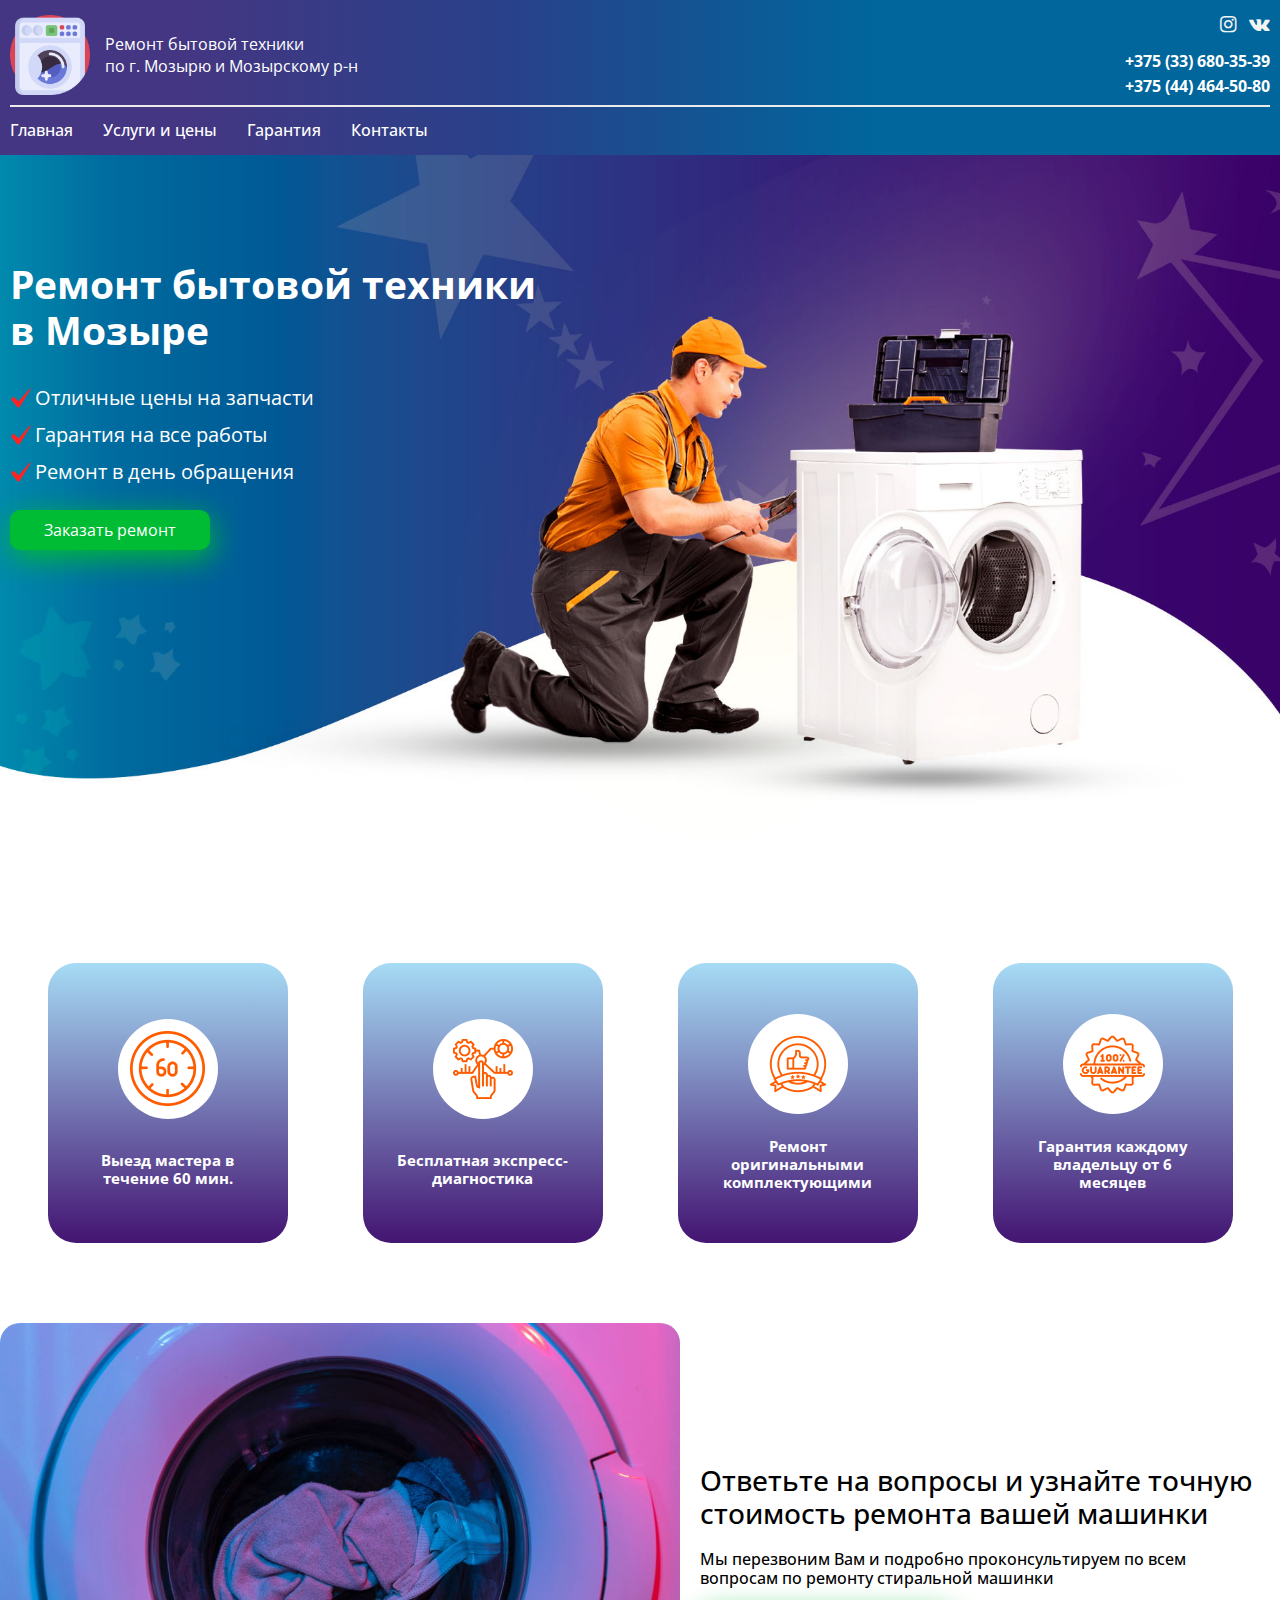
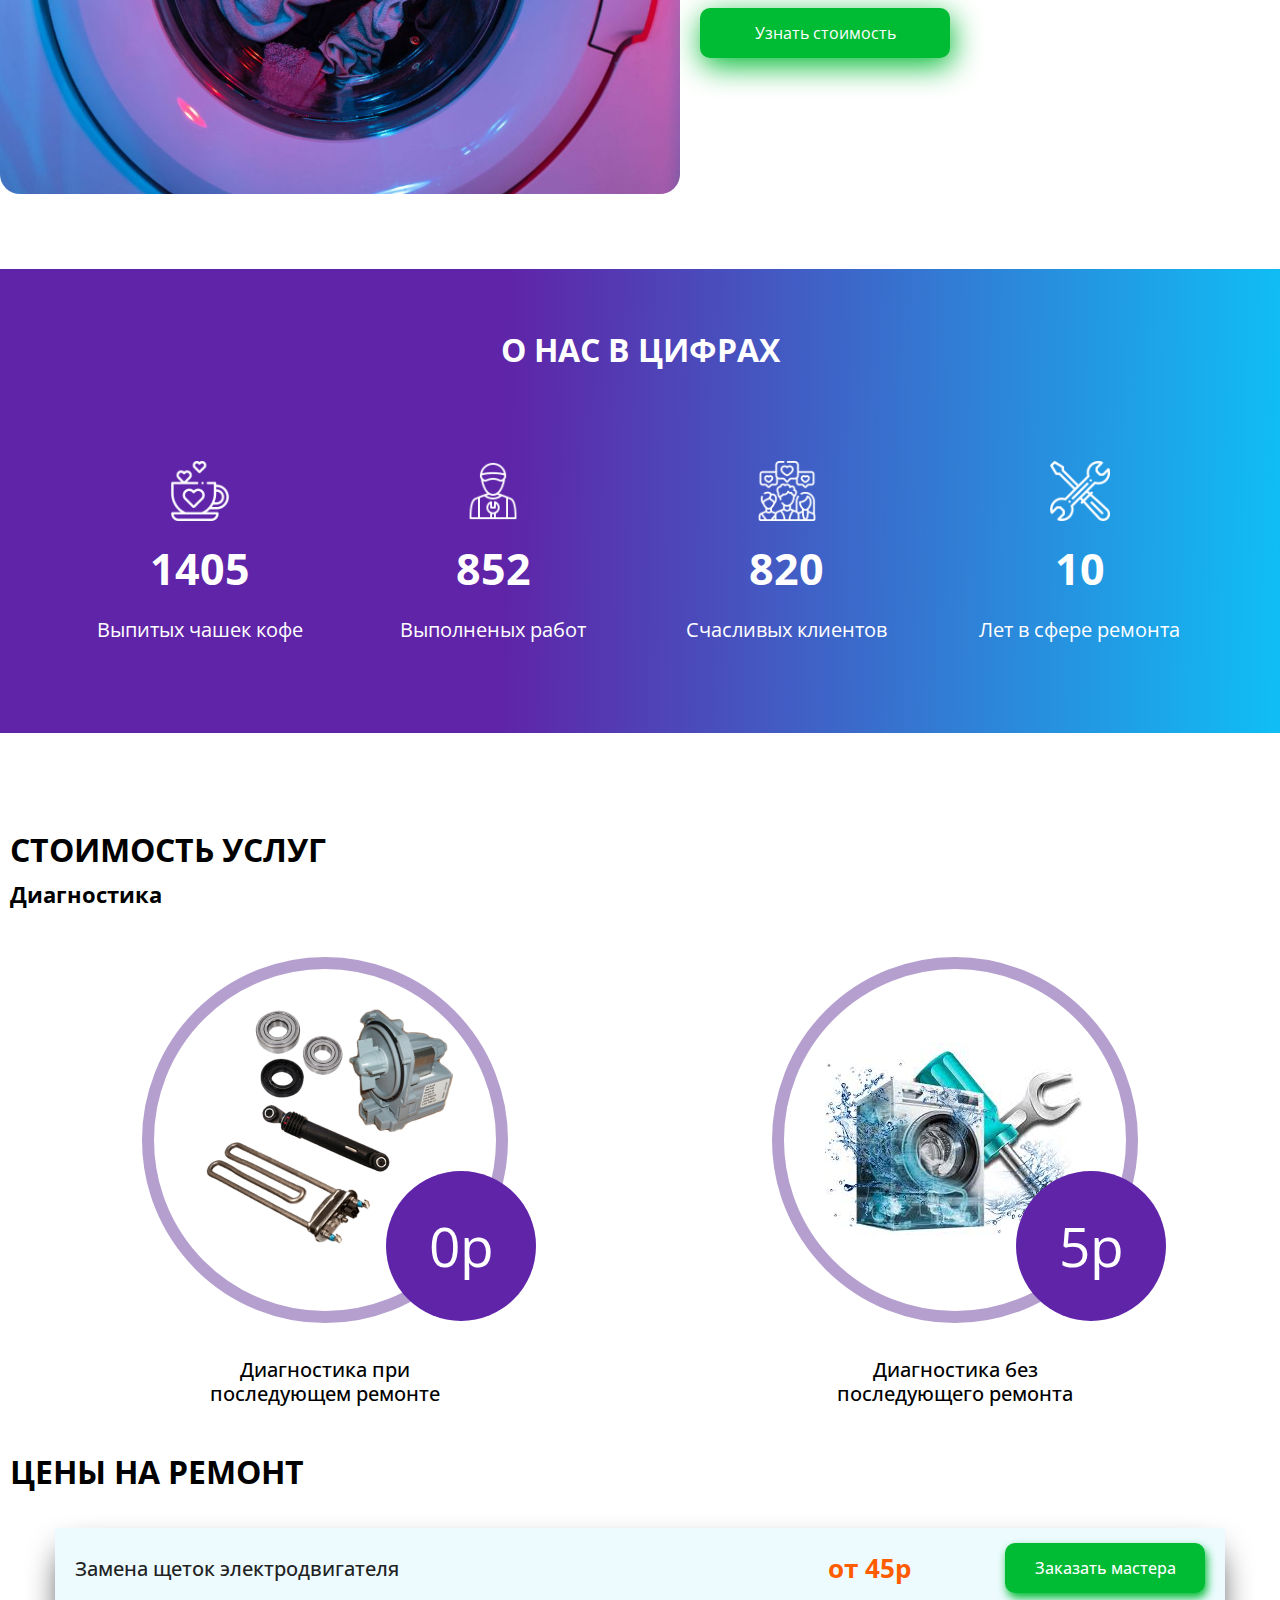
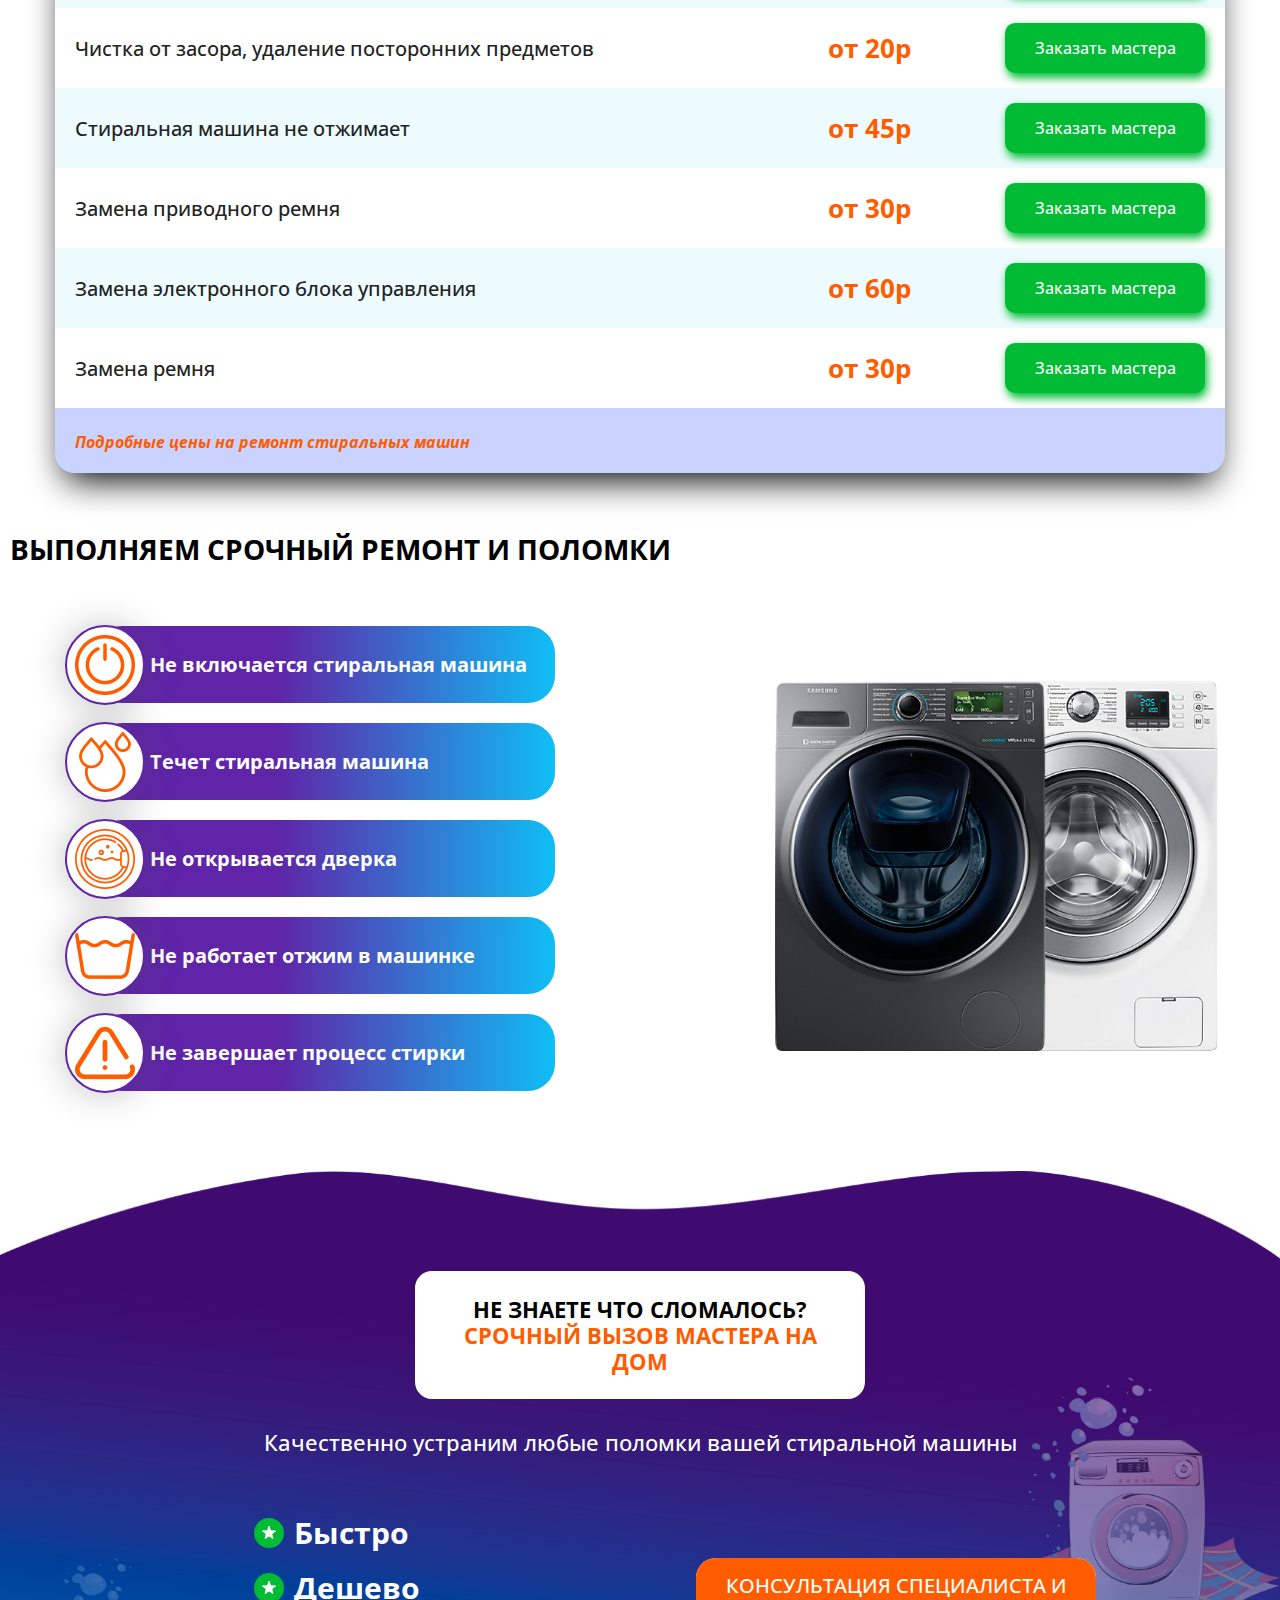
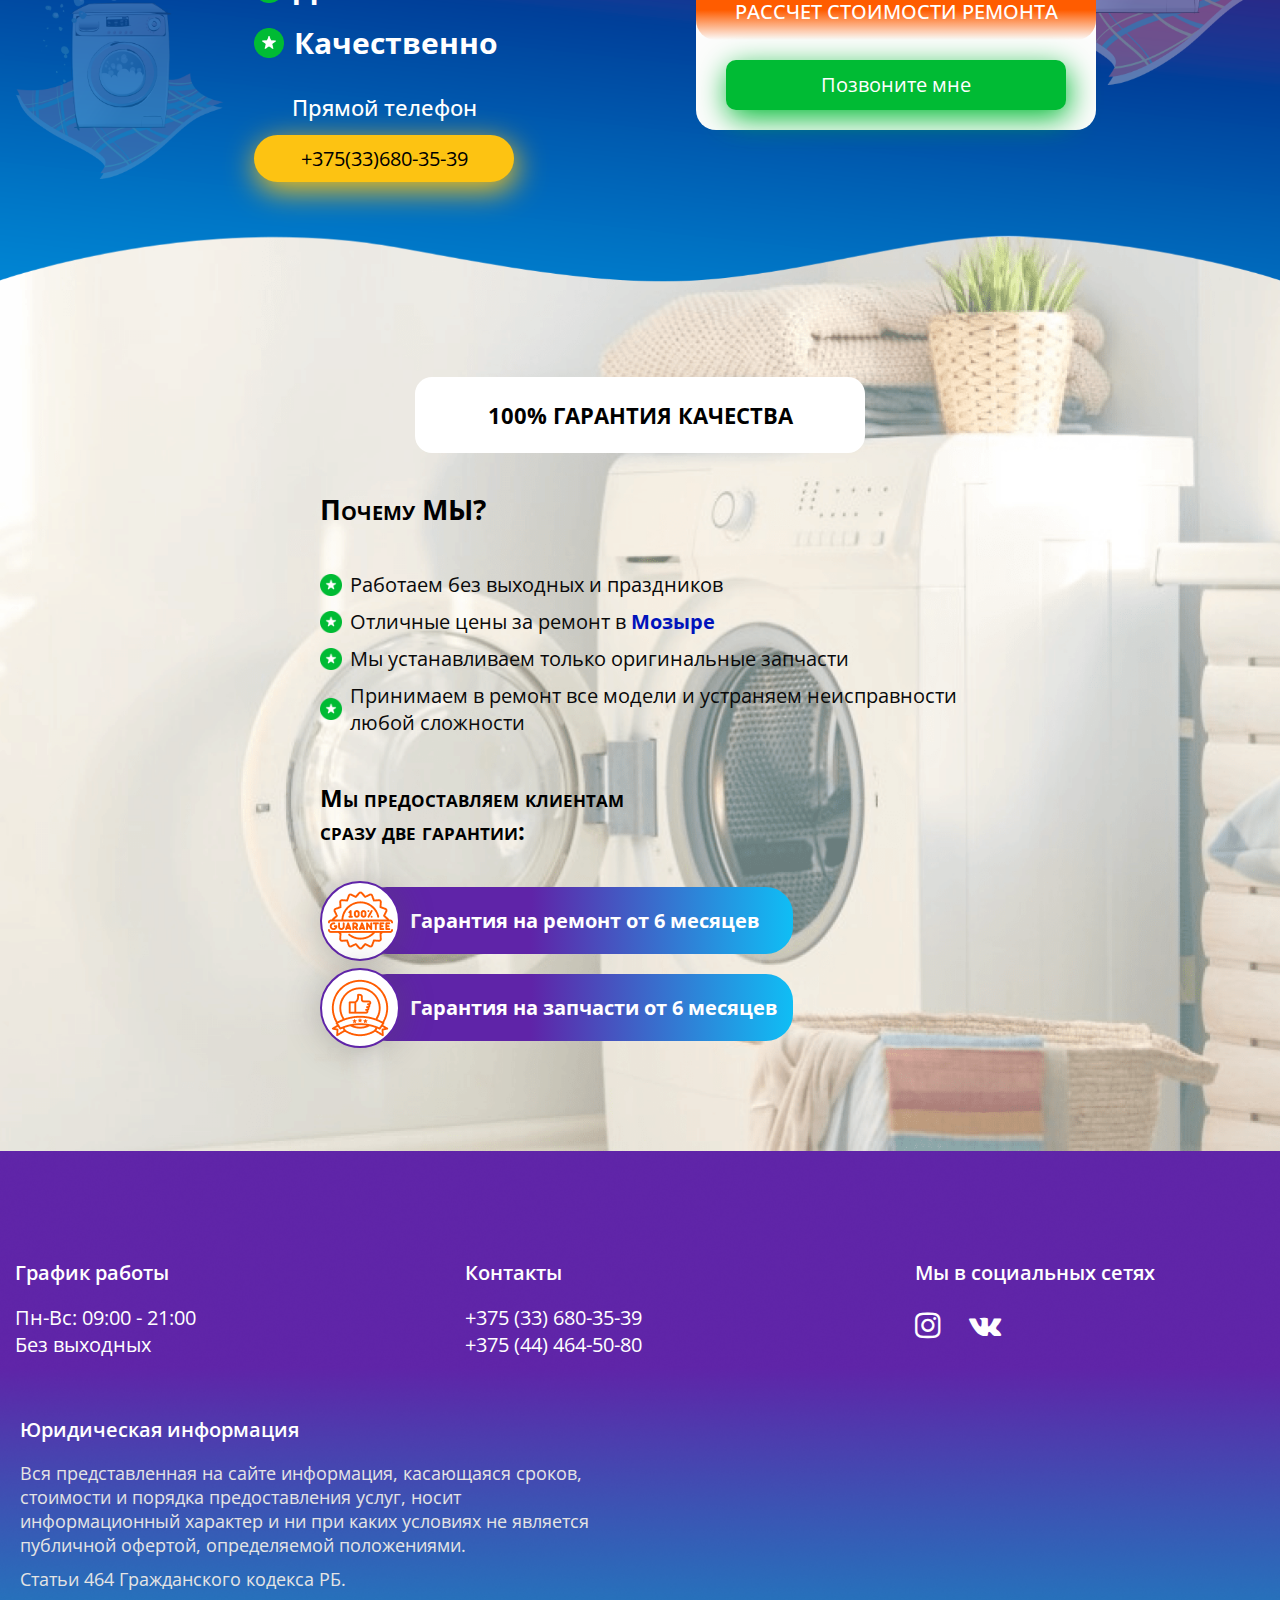
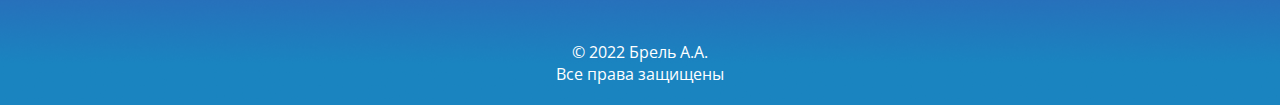
<file: index.html>
<!DOCTYPE html>
<html lang="en">

<head>
    <meta charset="UTF-8">
    <meta http-equiv="X-UA-Compatible" content="IE=edge">
    <meta name="viewport" content="width=device-width, initial-scale=1.0">
    <title>Главная</title>
    <link rel="shortcut icon" href="img/icons/logo.png" type="image/png">
    <link rel="stylesheet" href="style/normalize.css">
    <link rel="stylesheet" href="//maxcdn.bootstrapcdn.com/font-awesome/4.5.0/css/font-awesome.min.css">
    <link rel="stylesheet" href="style/headerFooter.css">
    <link rel="stylesheet" href="style/style.css">
    <script src="js/jquery-3.6.0.min.js"></script>
    <script src="js/menu.js" defer></script>
    <script src="js/spincrement.js"></script>
    <script src="js/main.js" defer></script>

</head>

<body class="lock">
    <div id="preloader" class="preloader">
        <div id="loader" class="loader"></div>
    </div>
    <div class=" wrapper ">
        <header class="header">
            <div class="header-content ">
                <div class="header-top ">
                    <div class="header-logo ">
                        <img src="img/icons/logo.png " alt="Logo ">
                        <p>Ремонт бытовой техники <br> по г. Мозырю и Мозырскому р-н</p>
                    </div>
                    <div class="header-contact ">
                        <div class="header__icons ">
                            <ul class="social__icons ">
                                <li>
                                    <a href="https://www.instagram.com/remont_stiralnykh.mashin/ " target="_blank "> <i class="fa fa-instagram " aria-hidden="true "></i> </a>
                                </li>
                                <li>
                                    <a href="https://vk.com/public168256976 " target="_blank "> <i class="fa fa-vk " aria-hidden="true "></i></a>
                                </li>
                            </ul>
                        </div>
                        <div class="header-phone ">
                            <p> <a href="tel: +375336803539 "><strong>+375 (33) 680-35-39</strong></a> </p>
                            <p> <a href="tel: +375444645080 "><strong>+375 (44) 464-50-80</strong></a> </p>
                        </div>
                    </div>
                    <div class="close ">
                        <button type="button " class="navbar-toggle "><i class="fa fa-bars "></i></button>
                    </div>
                </div>
                <div class="header-bottom ">
                    <button type="button " class="closeBtn " aria-hidden="true " data-toggle="offcanvas " id="off-canvas-close-btn ">x</button>
                    <nav class="header__menu ">
                        <ul class="menu__list ">
                            <li><a class="menu__link " href="index.html">Главная</a></li>
                            <li><a class="menu__link " href="servicesPrices.html">Услуги и цены</a></li>
                            <li><a class="menu__link " href="#garant">Гарантия</a></li>
                            <li><a class="menu__link " href="#footer">Контакты</a></li>
                        </ul>
                    </nav>
                    <div class="header-contact menu-contact ">
                        <div class="header__icons ">
                            <ul class="social__icons ">
                                <li>
                                    <a href="https://www.instagram.com/remont_stiralnykh.mashin/ " target="_blank "> <i class="fa fa-instagram " aria-hidden="true "></i> </a>
                                </li>
                                <li>
                                    <a href="https://vk.com/public168256976 " target="_blank "> <i class="fa fa-vk " aria-hidden="true "></i></a>
                                </li>
                            </ul>
                        </div>
                        <div class="header-phone ">
                            <p> <a href="tel: +375336803539 "><strong>+375 (33) 680-35-39</strong></a> </p>
                            <p> <a href="tel: +375444645080 "><strong>+375 (44) 464-50-80</strong></a> </p>
                        </div>
                    </div>
                </div>
            </div>
        </header>
        <main class="main ">
            <section class="hero">
                <div class="hero-title">
                    <h1>Ремонт бытовой техники <br> в Мозыре</h1>
                    <ul>
                        <li>Отличные цены на запчасти</li>
                        <li>Гарантия на все работы</li>
                        <li>Ремонт в день обращения</li>
                    </ul>
                    <a href="tel: +375336803539 " class="heroBtn ">Заказать ремонт</a>
                </div>
            </section>
            <section class="trigger">
                <div class="trigger-content ">
                    <div class="trigger-item ">
                        <div class="trigger-img ">
                            <img src="img/trigger/icon1.png " alt=" ">
                        </div>
                        <h2>Выезд мастера в течение 60 мин.</h2>
                    </div>
                    <div class="trigger-item ">
                        <div class="trigger-img ">
                            <img src="img/trigger/icon2.png " alt=" ">
                        </div>
                        <h2>Бесплатная экспресс-диагностика</h2>
                    </div>
                    <div class="trigger-item ">
                        <div class="trigger-img ">
                            <img src="img/trigger/icon3.png " alt=" ">
                        </div>
                        <h2>Ремонт оригинальными комплектующими</h2>
                    </div>
                    <div class="trigger-item ">
                        <div class="trigger-img ">
                            <img src="img/trigger/icon4.png " alt=" ">
                        </div>
                        <h2>Гарантия каждому владельцу от 6 месяцев</h2>
                    </div>
                </div>
            </section>
            <section class="answer-question">
                <div class="answer-question-content ">
                    <div class="answer-question-img ">
                        <img src="img/bg.jpg " alt=" ">
                    </div>
                    <div class="answer-question-title ">
                        <h3>Ответьте на вопросы и узнайте точную стоимость ремонта вашей машинки</h3>
                        <p>Мы перезвоним Вам и подробно проконсультируем по всем вопросам по ремонту стиральной машинки</p>
                        <a href="## " class="btnPrice ">Узнать стоимость</a>
                    </div>
                </div>
            </section>
            <section class="benefits">
                <div class="benefits__inner ">
                    <h2 class="benefits__header "> О нас в цифрах </h2>
                    <div class="benefits__element ">
                        <img class="benefits__icon " src="img/icons/coffee.png " alt="Опыт ">
                        <p class="benefits__number ">1405</p>
                        <p class="benefits__title ">Выпитых чашек кофе</p>
                    </div>
                    <div class="benefits__element ">
                        <img class="benefits__icon " src="img/icons/mechanic.png " alt="Сотрудники ">
                        <p class="benefits__number ">852</p>
                        <p class="benefits__title ">Выполненых работ</p>
                    </div>
                    <div class="benefits__element ">
                        <img class="benefits__icon " src="img/icons/rating.png " alt="Проекты ">
                        <p class="benefits__number ">820</p>
                        <p class="benefits__title ">Счасливых клиентов</p>
                    </div>
                    <div class="benefits__element ">
                        <img class="benefits__icon " src="img/icons/tools.png " alt="Опыт ">
                        <p class="benefits__number ">10</p>
                        <p class="benefits__title ">Лет в сфере ремонта </p>
                    </div>
                </div>
            </section>
            <section class="pricelist">
                <h2>Стоимость услуг</h2>
                <p>Диагностика</p>
                <div class="pricelist-diagnostics ">
                    <div class="pricelist-item">
                        <div class="pricelist-img ">
                            <img src="img/price1.png " alt=" ">
                            <div class="pricelistimg-price ">0р</div>
                        </div>
                        <h3>Диагностика при последующем ремонте</h3>
                    </div>
                    <div class="pricelist-item">
                        <div class="pricelist-img ">
                            <img src="img/price2.png " alt=" ">
                            <div class="pricelistimg-price ">5р</div>
                        </div>
                        <h3>Диагностика без последующего ремонта</h3>
                    </div>
                </div>
                <h2>Цены на ремонт</h2>
                <div class="pricelist-content ">
                    <table class="table ">
                        <tbody>
                            <tr>
                                <td>Замена щеток электродвигателя </td>
                                <td>от 45р</td>
                                <td><a class="btnOrder " href="tel: +375336803539">Заказать мастера</a></td>
                            </tr>
                            <tr>
                                <td>Чистка от засора, удаление посторонних предметов</td>
                                <td>от 20р</td>
                                <td><a class="btnOrder " href="tel: +375336803539">Заказать мастера</a></td>
                            </tr>

                            <tr>
                                <td>Стиральная машина не отжимает </td>
                                <td>от 45р</td>
                                <td><a class="btnOrder " href="tel: +375336803539">Заказать мастера</a></td>
                            </tr>
                            <tr>
                                <td>Замена приводного ремня</td>
                                <td>от 30р</td>
                                <td><a class="btnOrder " href="tel: +375336803539">Заказать мастера</a></td>
                            </tr>
                            <tr>
                                <td>Замена электронного блока управления</td>
                                <td>от 60р</td>
                                <td><a class="btnOrder " href="tel: +375336803539">Заказать мастера</a></td>
                            </tr>
                            <tr>
                                <td>Замена ремня</td>
                                <td>от 30р</td>
                                <td><a class="btnOrder " href="tel: +375336803539">Заказать мастера</a></td>
                            </tr>
                        </tbody>
                        <tfoot>
                            <tr>
                                <td colspan="3 "><a class="btnDetailedPrices " href="## "> Подробные цены на ремонт стиральных машин</a></td>
                            </tr>
                        </tfoot>
                    </table>
                    <a class="btnOrder btnTable " href="tel: +375336803539 ">Заказать мастера</a>
                </div>

            </section>
            <section class="quick-repair-list">
                <h2>ВЫПОЛНЯЕМ СРОЧНЫЙ РЕМОНТ И ПОЛОМКИ</h2>
                <div class="list-content ">
                    <div class="list-content-block1 ">
                        <ul>
                            <li> <span class="li-img "></span> Не включается стиральная машина</li>
                            <li> <span class="li-img "></span> Течет стиральная машина</li>
                            <li> <span class="li-img "></span> Не открывается дверка</li>
                            <li> <span class="li-img "></span> Не работает отжим в машинке</li>
                            <li> <span class="li-img "></span> Не завершает процесс стирки</li>
                        </ul>
                    </div>
                    <div class="list-content-block2 ">
                        <img src="img/imgMachines.png " alt=" ">
                    </div>
                </div>
            </section>
            <section class="urgent-repair">
                <div class="urgent-repair-content ">
                    <div class="urgent-repair-title ">
                        <h2>НЕ ЗНАЕТЕ ЧТО СЛОМАЛОСЬ? <br>
                            <p> СРОЧНЫЙ ВЫЗОВ МАСТЕРА НА ДОМ</p>
                        </h2>
                    </div>
                    <h3>Качественно устраним любые поломки вашей стиральной машины</h3>
                    <div class="urgent-repair-block ">
                        <div class="urgent-repair-col col ">
                            <ul>
                                <li>Быстро</li>
                                <li>Дешево</li>
                                <li>Качественно</li>
                            </ul>
                            <div class="urgent-repair-contact ">
                                <h4>Прямой телефон</h4>
                                <a class="btnUrgentRepair" href="tel:+375336803539">+375(33)680-35-39</a>
                            </div>
                        </div>
                        <div class="urgent-repair-col ">
                            <div class="urgent-repair-form ">
                                <h3>КОНСУЛЬТАЦИЯ СПЕЦИАЛИСТА И <br> РАССЧЕТ СТОИМОСТИ РЕМОНТА</h3>
                                <div action="# " class="send-phone-form">
                                    <!-- <input type="text " name="tel " id="telephone " class="mobile " placeholder="Ваш номер телефона "> -->
                                    <a class="btnSendPhone" href="tel:+375336803539">Позвоните мне</a>
                                </div>
                                <!-- <p>Мастер перезвонит в течение 20 мин</p> -->
                            </div>
                        </div>
                    </div>
                </div>
            </section>
            <section class="garant" id="garant">
                <div class="garant-title">
                    <h2>100% ГАРАНТИЯ КАЧЕСТВА</h2>
                </div>
                <div class="garant-content">
                    <h3>Почему МЫ?</h3>
                    <ul class="garant-about-list">
                        <li>Работаем без выходных и праздников</li>
                        <li>Отличные цены за ремонт в <strong style="color: #0013bb;">Мозыре</strong></li>
                        <li>Мы устанавливаем только оригинальные запчасти</li>
                        <li>Принимаем в ремонт все модели и устраняем неисправности любой сложности</li>
                    </ul>
                    <div class="garant-block">
                        <h3>Мы предоставляем клиентам <br> сразу две гарантии:</h3>
                        <ul class="garant-list">
                            <li><span class="list-img"></span>Гарантия на ремонт от 6 месяцев</li>
                            <li><span class="list-img"></span>Гарантия на запчасти от 6 месяцев</li>
                        </ul>
                    </div>
                </div>
            </section>
        </main>
        <footer class="footer" id="footer">
            <div class="footer-content ">
                <div class="footer-top ">
                    <div class="footer-item ">
                        <h3>График работы</h3>
                        <p>Пн-Вс: 09:00 - 21:00 </p>
                        <p>Без выходных</p>
                    </div>
                    <div class="footer-item ">
                        <h3>Контакты</h3>
                        <p> <a class="footer-num " href="tel: +375336803539 ">+375 (33) 680-35-39</a> </p>
                        <p> <a class="footer-num " href="tel: +375444645080 ">+375 (44) 464-50-80</a> </p>
                    </div>
                    <div class="footer-item ">
                        <h3>Мы в социальных сетях</h3>
                        <a href="https://www.instagram.com/remont_stiralnykh.mashin/ " target="_blank "> <i class="fa fa-instagram " aria-hidden="true "></i> </a>
                        <a href="https://vk.com/public168256976 " target="_blank "> <i class="fa fa-vk " aria-hidden="true "></i></a>
                    </div>
                </div>
                <div class="footer-info ">
                    <h3>Юридическая информация </h3>
                    <p class="info ">Вся представленная на сайте информация, касающаяся сроков, стоимости и порядка предоставления услуг, носит информационный характер и ни при каких условиях не является публичной офертой, определяемой положениями.</p>
                    <p class="info-article ">Статьи 464 Гражданского кодекса РБ.</p>
                </div>
                <div class="copyright ">
                    <p> © 2022 Брель А.А.</p>
                    <p> Все права защищены</p>
                </div>
            </div>
        </footer>
    </div>
</body>

</html>
</file>
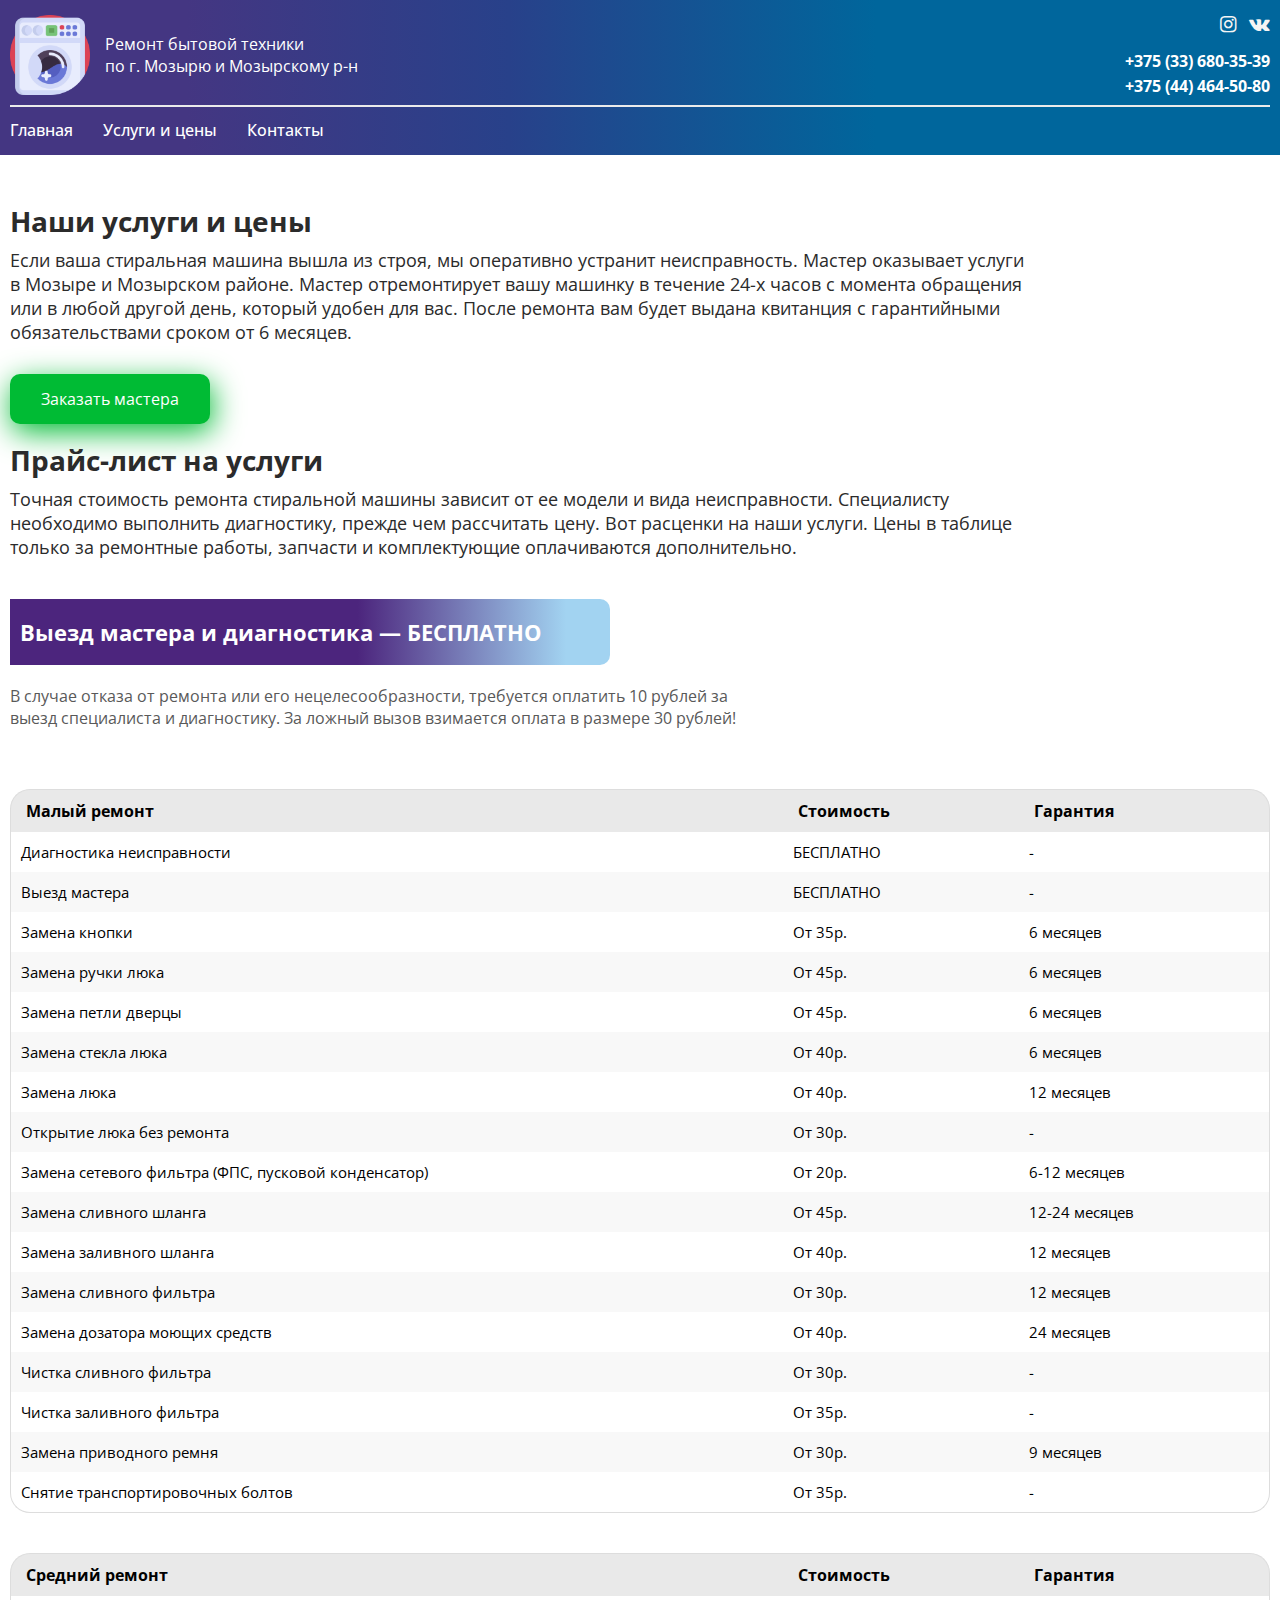
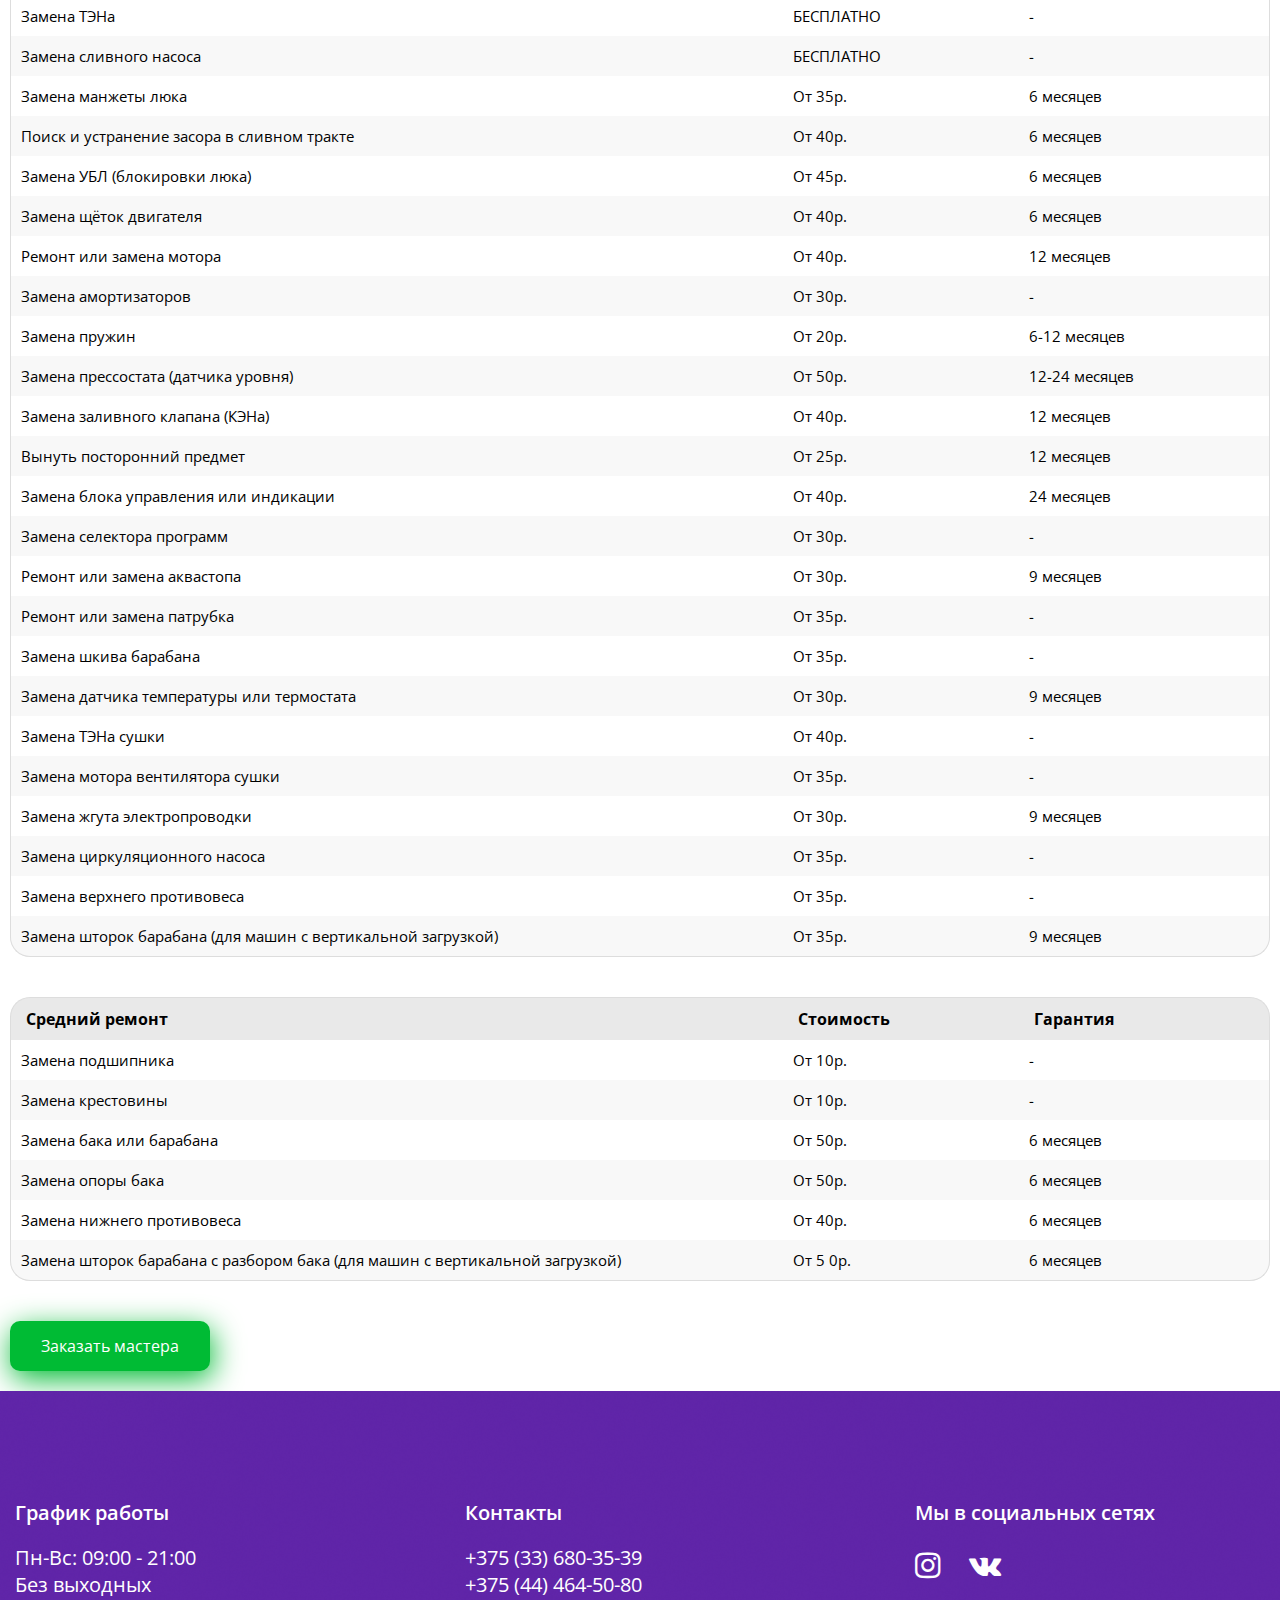
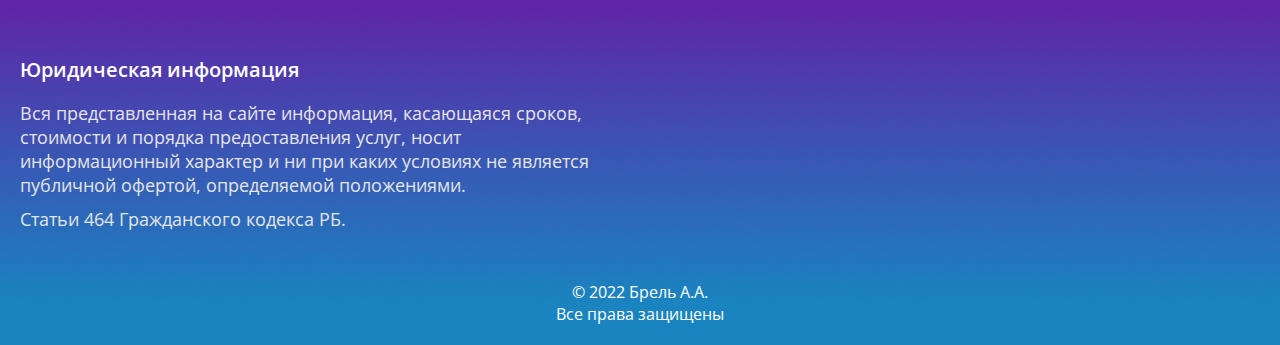
<file: servicesPrices.html>
<!DOCTYPE html>
<html lang="en">

<head>
    <meta charset="UTF-8">
    <meta http-equiv="X-UA-Compatible" content="IE=edge">
    <meta name="viewport" content="width=device-width, initial-scale=1.0">
    <title>Услуги и цены</title>
    <link rel="shortcut icon" href="img/icons/logo.png" type="image/png">
    <link rel="stylesheet" href="style/normalize.css">
    <link rel="stylesheet" href="//maxcdn.bootstrapcdn.com/font-awesome/4.5.0/css/font-awesome.min.css">
    <link rel="stylesheet" href="style/headerFooter.css">
    <link rel="stylesheet" href="style/style.css">
    <link rel="stylesheet" href="style/servicesPrices.css">
    <script src="js/jquery-3.6.0.min.js"></script>
    <script src="js/menu.js" defer></script>
</head>

<body class="lock">
    <div id="preloader" class="preloader">
        <div id="loader" class="loader"></div>
    </div>
    <div class="wrapper">
        <header class="header">
            <div class="header-content ">
                <div class="header-top ">
                    <div class="header-logo ">
                        <img src="img/icons/logo.png " alt="Logo ">
                        <p>Ремонт бытовой техники <br> по г. Мозырю и Мозырскому р-н</p>
                    </div>
                    <div class="header-contact ">
                        <div class="header__icons ">
                            <ul class="social__icons ">
                                <li>
                                    <a href="https://www.instagram.com/remont_stiralnykh.mashin/ " target="_blank "> <i class="fa fa-instagram " aria-hidden="true "></i> </a>
                                </li>
                                <li>
                                    <a href="https://vk.com/public168256976 " target="_blank "> <i class="fa fa-vk " aria-hidden="true "></i></a>
                                </li>
                            </ul>
                        </div>
                        <div class="header-phone ">
                            <p> <a href="tel: +375336803539 "><strong>+375 (33) 680-35-39</strong></a> </p>
                            <p> <a href="tel: +375444645080 "><strong>+375 (44) 464-50-80</strong></a> </p>
                        </div>
                    </div>
                    <div class="close ">
                        <button type="button " class="navbar-toggle "><i class="fa fa-bars "></i></button>
                    </div>
                </div>
                <div class="header-bottom ">
                    <button type="button " class="closeBtn " aria-hidden="true " data-toggle="offcanvas " id="off-canvas-close-btn ">x</button>
                    <nav class="header__menu ">
                        <ul class="menu__list ">
                            <li><a class="menu__link " href="index.html">Главная</a></li>
                            <li><a class="menu__link " href="servicesPrices.html">Услуги и цены</a></li>
                            <!-- <li><a class="menu__link " href="#garant">Гарантия</a></li> -->
                            <li><a class="menu__link " href="#footer">Контакты</a></li>
                        </ul>
                    </nav>
                    <div class="header-contact menu-contact ">
                        <div class="header__icons ">
                            <ul class="social__icons ">
                                <li>
                                    <a href="https://www.instagram.com/remont_stiralnykh.mashin/ " target="_blank "> <i class="fa fa-instagram " aria-hidden="true "></i> </a>
                                </li>
                                <li>
                                    <a href="https://vk.com/public168256976 " target="_blank "> <i class="fa fa-vk " aria-hidden="true "></i></a>
                                </li>
                            </ul>
                        </div>
                        <div class="header-phone ">
                            <p> <a href="tel: +375336803539 "><strong>+375 (33) 680-35-39</strong></a> </p>
                            <p> <a href="tel: +375444645080 "><strong>+375 (44) 464-50-80</strong></a> </p>
                        </div>
                    </div>
                </div>
            </div>
        </header>
        <main class="main">
            <section class="price">
                <h2>Наши услуги и цены</h2>
                <article>Если ваша стиральная машина вышла из строя, мы оперативно устранит неисправность. Мастер оказывает услуги в Мозыре и Мозырском районе. Мастер отремонтирует вашу машинку в течение 24-х часов с момента обращения или в любой другой день,
                    который удобен для вас. После ремонта вам будет выдана квитанция с гарантийными обязательствами сроком от 6 месяцев.
                </article>
                <a href="tel: +375336803539 " class="priceBtn">Заказать мастера</a>
                <h2>Прайс-лист на услуги</h2>
                <article>
                    Точная стоимость ремонта стиральной машины зависит от ее модели и вида неисправности. Специалисту необходимо выполнить диагностику, прежде чем рассчитать цену. Вот расценки на наши услуги. Цены в таблице только за ремонтные работы, запчасти и комплектующие
                    оплачиваются дополнительно.
                </article>

                <h3>Выезд мастера и диагностика — БЕСПЛАТНО</h3>
                <article class="refusal">В случае отказа от ремонта или его нецелесообразности, требуется оплатить 10 рублей за выезд специалиста и диагностику. За ложный вызов взимается оплата в размере 30 рублей!</article>
            </section>
            <section class="price__table">
                <table class="table">
                    <thead>
                        <tr>
                            <th>Малый ремонт</th>
                            <th>Стоимость</th>
                            <th>Гарантия</th>
                        </tr>
                    </thead>
                    <tbody>
                        <tr>
                            <td>Диагностика неисправности</td>
                            <td>БЕСПЛАТНО</td>
                            <td>-</td>
                        </tr>
                        <tr>
                            <td>Выезд мастера</td>
                            <td>БЕСПЛАТНО</td>
                            <td>-</td>
                        </tr>
                        <tr>
                            <td>Замена кнопки</td>
                            <td>От 35р.</td>
                            <td>6 месяцев</td>
                        </tr>
                        <tr>
                            <td>Замена ручки люка</td>
                            <td>От 45р.</td>
                            <td>6 месяцев</td>
                        </tr>
                        <tr>
                            <td>Замена петли дверцы</td>
                            <td>От 45р.</td>
                            <td>6 месяцев</td>
                        </tr>
                        <tr>
                            <td>Замена стекла люка</td>
                            <td>От 40р.</td>
                            <td>6 месяцев</td>
                        </tr>
                        <tr>
                            <td>Замена люка</td>
                            <td>От 40р.</td>
                            <td>12 месяцев</td>
                        </tr>
                        <tr>
                            <td>Открытие люка без ремонта</td>
                            <td>От 30р.</td>
                            <td>-</td>
                        </tr>
                        <tr>
                            <td>Замена сетевого фильтра (ФПС, пусковой конденсатор)</td>
                            <td>От 20р.</td>
                            <td>6-12 месяцев</td>
                        </tr>
                        <tr>
                            <td>Замена сливного шланга</td>
                            <td>От 45р.</td>
                            <td>12-24 месяцев</td>
                        </tr>
                        <tr>
                            <td>Замена заливного шланга</td>
                            <td>От 40р.</td>
                            <td>12 месяцев</td>
                        </tr>
                        <tr>
                            <td>Замена сливного фильтра</td>
                            <td>От 30р.</td>
                            <td>12 месяцев</td>
                        </tr>
                        <tr>
                            <td>Замена дозатора моющих средств</td>
                            <td>От 40р.</td>
                            <td>24 месяцев</td>
                        </tr>
                        <tr>
                            <td>Чистка сливного фильтра</td>
                            <td>От 30р.</td>
                            <td>-</td>
                        </tr>
                        <tr>
                            <td>Чистка заливного фильтра</td>
                            <td>От 35р.</td>
                            <td>-</td>
                        </tr>
                        <tr>
                            <td>Замена приводного ремня</td>
                            <td>От 30р.</td>
                            <td>9 месяцев</td>
                        </tr>
                        <tr>
                            <td>Снятие транспортировочных болтов</td>
                            <td>От 35р.</td>
                            <td>-</td>
                        </tr>
                    </tbody>
                </table>

                <table class="table">
                    <thead>
                        <tr>
                            <th>Средний ремонт</th>
                            <th>Стоимость</th>
                            <th>Гарантия</th>
                        </tr>
                    </thead>
                    <tbody>
                        <tr>
                            <td>Замена ТЭНа</td>
                            <td>БЕСПЛАТНО</td>
                            <td>-</td>
                        </tr>
                        <tr>
                            <td>Замена сливного насоса</td>
                            <td>БЕСПЛАТНО</td>
                            <td>-</td>
                        </tr>
                        <tr>
                            <td>Замена манжеты люка</td>
                            <td>От 35р.</td>
                            <td>6 месяцев</td>
                        </tr>
                        <tr>
                            <td>Поиск и устранение засора в сливном тракте</td>
                            <td>От 40р.</td>
                            <td>6 месяцев</td>
                        </tr>
                        <tr>
                            <td>Замена УБЛ (блокировки люка)</td>
                            <td>От 45р.</td>
                            <td>6 месяцев</td>
                        </tr>
                        <tr>
                            <td>Замена щёток двигателя</td>
                            <td>От 40р.</td>
                            <td>6 месяцев</td>
                        </tr>
                        <tr>
                            <td>Ремонт или замена мотора</td>
                            <td>От 40р.</td>
                            <td>12 месяцев</td>
                        </tr>
                        <tr>
                            <td>Замена амортизаторов</td>
                            <td>От 30р.</td>
                            <td>-</td>
                        </tr>
                        <tr>
                            <td>Замена пружин</td>
                            <td>От 20р.</td>
                            <td>6-12 месяцев</td>
                        </tr>
                        <tr>
                            <td>Замена прессостата (датчика уровня)</td>
                            <td>От 50р.</td>
                            <td>12-24 месяцев</td>
                        </tr>
                        <tr>
                            <td>Замена заливного клапана (КЭНа)</td>
                            <td>От 40р.</td>
                            <td>12 месяцев</td>
                        </tr>
                        <tr>
                            <td>Вынуть посторонний предмет</td>
                            <td>От 25р.</td>
                            <td>12 месяцев</td>
                        </tr>
                        <tr>
                            <td>Замена блока управления или индикации
                            </td>
                            <td>От 40р.</td>
                            <td>24 месяцев</td>
                        </tr>
                        <tr>
                            <td>Замена селектора программ</td>
                            <td>От 30р.</td>
                            <td>-</td>
                        </tr>
                        <tr>
                            <td>Ремонт или замена аквастопа</td>
                            <td>От 30р.</td>
                            <td>9 месяцев</td>
                        </tr>
                        <tr>
                            <td>Ремонт или замена патрубка</td>
                            <td>От 35р.</td>
                            <td>-</td>
                        </tr>
                        <tr>
                            <td>Замена шкива барабана</td>
                            <td>От 35р.</td>
                            <td>-</td>
                        </tr>
                        <tr>
                            <td>Замена датчика температуры или термостата
                            </td>
                            <td>От 30р.</td>
                            <td>9 месяцев</td>
                        </tr>
                        <tr>
                            <td>Замена ТЭНа сушки</td>
                            <td>От 40р.</td>
                            <td>-</td>
                        </tr>
                        <tr>
                            <td>Замена мотора вентилятора сушки</td>
                            <td>От 35р.</td>
                            <td>-</td>
                        </tr>
                        <tr>
                            <td>Замена жгута электропроводки</td>
                            <td>От 30р.</td>
                            <td>9 месяцев</td>
                        </tr>
                        <tr>
                            <td>Замена циркуляционного насоса</td>
                            <td>От 35р.</td>
                            <td>-</td>
                        </tr>
                        <tr>
                            <td>Замена верхнего противовеса</td>
                            <td>От 35р.</td>
                            <td>-</td>
                        </tr>
                        <tr>
                            <td>Замена шторок барабана (для машин с вертикальной загрузкой)
                            </td>
                            <td>От 35р.</td>
                            <td>9 месяцев</td>
                        </tr>
                    </tbody>
                </table>
                <table class="table">
                    <thead>
                        <tr>
                            <th>Средний ремонт</th>
                            <th>Стоимость</th>
                            <th>Гарантия</th>
                        </tr>
                    </thead>
                    <tbody>
                        <tr>
                            <td>Замена подшипника</td>
                            <td>От 10р.</td>
                            <td>-</td>
                        </tr>
                        <tr>
                            <td>Замена крестовины</td>
                            <td>От 10р.</td>
                            <td>-</td>
                        </tr>
                        <tr>
                            <td>Замена бака или барабана</td>
                            <td>От 50р.</td>
                            <td>6 месяцев</td>
                        </tr>
                        <tr>
                            <td>Замена опоры бака</td>
                            <td>От 50р.</td>
                            <td>6 месяцев</td>
                        </tr>
                        <tr>
                            <td>Замена нижнего противовеса</td>
                            <td>От 40р.</td>
                            <td>6 месяцев</td>
                        </tr>
                        <tr>
                            <td>Замена шторок барабана с разбором бака (для машин с вертикальной загрузкой)
                            </td>
                            <td>От 5 0р.</td>
                            <td>6 месяцев</td>
                        </tr>
                    </tbody>
                </table>
                <a href="tel: +375336803539 " class="priceBtn">Заказать мастера</a>
            </section>
        </main>
        <footer class="footer" id="footer">
            <div class="footer-content ">
                <div class="footer-top ">
                    <div class="footer-item ">
                        <h3>График работы</h3>
                        <p>Пн-Вс: 09:00 - 21:00 </p>
                        <p>Без выходных</p>
                    </div>
                    <div class="footer-item ">
                        <h3>Контакты</h3>
                        <p> <a class="footer-num " href="tel: +375336803539 ">+375 (33) 680-35-39</a> </p>
                        <p> <a class="footer-num " href="tel: +375444645080 ">+375 (44) 464-50-80</a> </p>
                    </div>
                    <div class="footer-item ">
                        <h3>Мы в социальных сетях</h3>
                        <a href="https://www.instagram.com/remont_stiralnykh.mashin/ " target="_blank "> <i class="fa fa-instagram " aria-hidden="true "></i> </a>
                        <a href="https://vk.com/public168256976 " target="_blank "> <i class="fa fa-vk " aria-hidden="true "></i></a>
                    </div>
                </div>
                <div class="footer-info ">
                    <h3>Юридическая информация </h3>
                    <p class="info ">Вся представленная на сайте информация, касающаяся сроков, стоимости и порядка предоставления услуг, носит информационный характер и ни при каких условиях не является публичной офертой, определяемой положениями.</p>
                    <p class="info-article ">Статьи 464 Гражданского кодекса РБ.</p>
                </div>
                <div class="copyright ">
                    <p> © 2022 Брель А.А.</p>
                    <p> Все права защищены</p>
                </div>
            </div>
        </footer>
    </div>
</body>

</html>
</file>
<file: style/headerFooter.css>
.header {
    max-width: 100%;
    width: 100%;
    background: -webkit-gradient(linear, left top, right top, color-stop(14.58%, #443682), color-stop(39.75%, #28418A), color-stop(68.41%, #00669C));
    background: linear-gradient(90deg, #443682 14.58%, #28418A 39.75%, #00669C 68.41%);
}

.header .header-content {
    max-width: 1366px;
    width: 100%;
    margin: 0 auto;
    padding: 10px 10px 0;
    display: -webkit-box;
    display: -ms-flexbox;
    display: flex;
    -webkit-box-orient: vertical;
    -webkit-box-direction: normal;
    -ms-flex-direction: column;
    flex-direction: column;
    -webkit-box-align: start;
    -ms-flex-align: start;
    align-items: flex-start;
}

.header .close {
    display: none;
}

.header .closeBtn {
    display: none;
}

.header .header-contact {
    display: -webkit-box;
    display: -ms-flexbox;
    display: flex;
    -webkit-box-orient: vertical;
    -webkit-box-direction: normal;
    -ms-flex-direction: column;
    flex-direction: column;
    -webkit-box-align: end;
    -ms-flex-align: end;
    align-items: flex-end;
    max-width: 250px;
    width: 100%;
}

.header .header-contact .social__icons {
    width: 50px;
    display: -webkit-box;
    display: -ms-flexbox;
    display: flex;
    -webkit-box-align: center;
    -ms-flex-align: center;
    align-items: center;
    -webkit-box-pack: justify;
    -ms-flex-pack: justify;
    justify-content: space-between;
}

.header .header-contact .social__icons a {
    color: #f5f5f5;
    font-size: 1.2rem;
}

.header .header-contact .social__icons a:hover {
    color: #fdc312;
    text-decoration: none;
    -webkit-transition: all .2s ease 0s;
    transition: all .2s ease 0s;
}

.header .header-contact .social__icons .fa {
    display: inline-block;
    font: normal normal normal 14px/1 FontAwesome;
    font-size: inherit;
    text-rendering: auto;
}

.header .header-contact .social__icons .fa-instagram::before {
    content: "\f16d";
}

.header .header-contact .social__icons .fa-vk:before {
    content: "\f189";
}

.header .header-contact .header-phone {
    margin-top: 10px;
}

.header .header-contact .header-phone p {
    color: #cfcfcf;
    margin: 3px 0;
}

.header .header-contact .header-phone a {
    display: inline-block;
    color: #FFFFFF;
    font-size: 16px;
    -webkit-transition: all 0.2s ease;
    transition: all 0.2s ease;
}

.header .header-contact .header-phone a:hover {
    color: #fdc312;
}

.header .menu-contact {
    display: none;
}

.header .header-top {
    width: 100%;
    display: -webkit-box;
    display: -ms-flexbox;
    display: flex;
    -webkit-box-align: center;
    -ms-flex-align: center;
    align-items: center;
    -webkit-box-pack: justify;
    -ms-flex-pack: justify;
    justify-content: space-between;
    margin-bottom: 5px;
}

.header .header-top .header-logo {
    display: -webkit-box;
    display: -ms-flexbox;
    display: flex;
    -webkit-box-align: center;
    -ms-flex-align: center;
    align-items: center;
}

.header .header-top .header-logo img {
    max-width: 100%;
    width: 80px;
    height: auto;
}

.header .header-top .header-logo p {
    margin-left: 15px;
    color: #FFFFFF;
}

.header .header-bottom {
    display: -webkit-box;
    display: -ms-flexbox;
    display: flex;
    -webkit-box-pack: justify;
    -ms-flex-pack: justify;
    justify-content: space-between;
    -webkit-box-align: center;
    -ms-flex-align: center;
    align-items: center;
    width: 100%;
    border-top: 2px solid #ebebeb;
}

.header .header-bottom .header__menu {
    max-width: 500px;
    width: 100%;
}

.header .header-bottom .header__menu .menu__list {
    display: -webkit-box;
    display: -ms-flexbox;
    display: flex;
    -webkit-box-align: center;
    -ms-flex-align: center;
    align-items: center;
    width: 100%;
}

.header .header-bottom .header__menu li {
    display: inline-block;
    margin: 12px 30px 14px 0;
}

.header .header-bottom .header__menu .menu__link {
    font-size: 1rem;
    display: inline;
    margin-bottom: 0;
    padding: 12px 0;
    font-weight: 500;
    color: white;
    cursor: pointer;
    border-top: 2px solid rgba(235, 235, 235, 0);
    -webkit-transition: border-top 0.2s ease-out;
    transition: border-top 0.2s ease-out;
}

.header .header-bottom .header__menu .menu__link:hover {
    border-top: 2px solid #fdc312;
}

.footer {
    padding: 80px 10px 0;
    background: url(../img/bgFooter.png) center no-repeat;
    background-size: cover;
    color: #ffffff;
}

.footer .footer-content {
    max-width: 1366px;
    margin: 0 auto;
}

.footer .footer-content .footer-top {
    display: -webkit-box;
    display: -ms-flexbox;
    display: flex;
    -webkit-box-pack: justify;
    -ms-flex-pack: justify;
    justify-content: space-between;
}

.footer .footer-content h3 {
    font-weight: 500;
    font-size: 20px;
    line-height: 23px;
    margin-bottom: 20px;
    font-weight: 600;
}

.footer .footer-content .footer-item {
    max-width: 350px;
    width: 100%;
    margin: 30px 5px;
}

.footer .footer-content .footer-item p {
    font-size: 20px;
}

.footer .footer-content .footer-item a {
    color: #FFFFFF;
    font-size: 30px;
    margin-right: 20px;
    -webkit-transition: all 0.2s ease;
    transition: all 0.2s ease;
}

.footer .footer-content .footer-item a:hover {
    color: #fdc312;
    text-decoration: none;
}

.footer .footer-content .footer-item .footer-num {
    color: #ffffff;
    font-size: 20px;
    margin: 0;
}

.footer .footer-content .footer-info {
    max-width: 600px;
    width: 100%;
    margin: 30px 10px;
}

.footer .footer-content .footer-info .info {
    font-size: 18px;
    color: #e4e4e4;
}

.footer .footer-content .footer-info .info-article {
    font-size: 18px;
    color: #e4e4e4;
    margin-top: 10px;
}

.footer .footer-content .copyright {
    display: -webkit-box;
    display: -ms-flexbox;
    display: flex;
    -webkit-box-orient: vertical;
    -webkit-box-direction: normal;
    -ms-flex-direction: column;
    flex-direction: column;
    -webkit-box-align: center;
    -ms-flex-align: center;
    align-items: center;
    padding: 20px 0;
}
</file>
<file: style/style.css>
#preloader {
  position: absolute;
  top: 0;
  left: 0;
  width: 100%;
  height: 100vh;
  z-index: 100;
  background: #341f7e;
}

#loader {
  display: block;
  position: relative;
  left: 50%;
  top: 50%;
  width: 150px;
  height: 150px;
  margin: -75px 0 0 -75px;
  border-radius: 50%;
  border: 3px solid transparent;
  border-top-color: #9370DB;
  -webkit-animation: spin 2s linear infinite;
          animation: spin 2s linear infinite;
  z-index: 101;
}

#loader:before {
  content: "";
  position: absolute;
  top: 5px;
  left: 5px;
  right: 5px;
  bottom: 5px;
  border-radius: 50%;
  border: 3px solid transparent;
  border-top-color: #BA55D3;
  -webkit-animation: spin 3s linear infinite;
          animation: spin 3s linear infinite;
}

#loader:after {
  content: "";
  position: fixed;
  top: 15px;
  left: 15px;
  right: 15px;
  bottom: 15px;
  border-radius: 50%;
  border: 3px solid transparent;
  border-top-color: #FF00FF;
  -webkit-animation: spin 1.5s linear infinite;
          animation: spin 1.5s linear infinite;
}

@-webkit-keyframes spin {
  0% {
    -webkit-transform: rotate(0deg);
            transform: rotate(0deg);
  }
  100% {
    -webkit-transform: rotate(360deg);
            transform: rotate(360deg);
  }
}

@keyframes spin {
  0% {
    -webkit-transform: rotate(0deg);
            transform: rotate(0deg);
  }
  100% {
    -webkit-transform: rotate(360deg);
            transform: rotate(360deg);
  }
}

.loaded_hiding .preloader {
  -webkit-transition: 2s opacity;
  transition: 2s opacity;
  opacity: 0;
}

.loaded .preloader {
  display: none;
}

.lock {
  overflow: hidden;
}

.header {
  max-width: 100%;
  width: 100%;
  background: -webkit-gradient(linear, left top, right top, color-stop(14.58%, #443682), color-stop(39.75%, #28418A), color-stop(68.41%, #00669C));
  background: linear-gradient(90deg, #443682 14.58%, #28418A 39.75%, #00669C 68.41%);
}

.header .header-content {
  max-width: 1366px;
  width: 100%;
  margin: 0 auto;
  padding: 10px 10px 0;
  display: -webkit-box;
  display: -ms-flexbox;
  display: flex;
  -webkit-box-orient: vertical;
  -webkit-box-direction: normal;
      -ms-flex-direction: column;
          flex-direction: column;
  -webkit-box-align: start;
      -ms-flex-align: start;
          align-items: flex-start;
}

.header .close {
  display: none;
}

.header .closeBtn {
  display: none;
}

.header .header-contact {
  display: -webkit-box;
  display: -ms-flexbox;
  display: flex;
  -webkit-box-orient: vertical;
  -webkit-box-direction: normal;
      -ms-flex-direction: column;
          flex-direction: column;
  -webkit-box-align: end;
      -ms-flex-align: end;
          align-items: flex-end;
  max-width: 250px;
  width: 100%;
}

.header .header-contact .social__icons {
  width: 50px;
  display: -webkit-box;
  display: -ms-flexbox;
  display: flex;
  -webkit-box-align: center;
      -ms-flex-align: center;
          align-items: center;
  -webkit-box-pack: justify;
      -ms-flex-pack: justify;
          justify-content: space-between;
}

.header .header-contact .social__icons a {
  color: #f5f5f5;
  font-size: 1.2rem;
}

.header .header-contact .social__icons a:hover {
  color: #fdc312;
  text-decoration: none;
  -webkit-transition: all .2s ease 0s;
  transition: all .2s ease 0s;
}

.header .header-contact .social__icons .fa {
  display: inline-block;
  font: normal normal normal 14px/1 FontAwesome;
  font-size: inherit;
  text-rendering: auto;
}

.header .header-contact .social__icons .fa-instagram::before {
  content: "\f16d";
}

.header .header-contact .social__icons .fa-vk:before {
  content: "\f189";
}

.header .header-contact .header-phone {
  margin-top: 10px;
}

.header .header-contact .header-phone p {
  color: #cfcfcf;
  margin: 3px 0;
}

.header .header-contact .header-phone a {
  display: inline-block;
  color: #FFFFFF;
  font-size: 16px;
  -webkit-transition: all 0.2s ease;
  transition: all 0.2s ease;
}

.header .header-contact .header-phone a:hover {
  color: #fdc312;
}

.header .menu-contact {
  display: none;
}

.header .header-top {
  width: 100%;
  display: -webkit-box;
  display: -ms-flexbox;
  display: flex;
  -webkit-box-align: center;
      -ms-flex-align: center;
          align-items: center;
  -webkit-box-pack: justify;
      -ms-flex-pack: justify;
          justify-content: space-between;
  margin-bottom: 5px;
}

.header .header-top .header-logo {
  display: -webkit-box;
  display: -ms-flexbox;
  display: flex;
  -webkit-box-align: center;
      -ms-flex-align: center;
          align-items: center;
}

.header .header-top .header-logo img {
  max-width: 100%;
  width: 80px;
  height: auto;
}

.header .header-top .header-logo p {
  margin-left: 15px;
  color: #FFFFFF;
}

.header .header-bottom {
  display: -webkit-box;
  display: -ms-flexbox;
  display: flex;
  -webkit-box-pack: justify;
      -ms-flex-pack: justify;
          justify-content: space-between;
  -webkit-box-align: center;
      -ms-flex-align: center;
          align-items: center;
  width: 100%;
  border-top: 2px solid #ebebeb;
}

.header .header-bottom .header__menu {
  max-width: 500px;
  width: 100%;
}

.header .header-bottom .header__menu .menu__list {
  display: -webkit-box;
  display: -ms-flexbox;
  display: flex;
  -webkit-box-align: center;
      -ms-flex-align: center;
          align-items: center;
  width: 100%;
}

.header .header-bottom .header__menu li {
  display: inline-block;
  margin: 12px 30px 14px 0;
}

.header .header-bottom .header__menu .menu__link {
  font-size: 1rem;
  display: inline;
  margin-bottom: 0;
  padding: 12px 0;
  font-weight: 500;
  color: white;
  cursor: pointer;
  border-top: 2px solid rgba(235, 235, 235, 0);
  -webkit-transition: border-top 0.2s ease-out;
  transition: border-top 0.2s ease-out;
}

.header .header-bottom .header__menu .menu__link:hover {
  border-top: 2px solid #fdc312;
}

.main {
  max-width: 100%;
  width: 100%;
  margin: 0 auto;
}

.main .hero {
  position: relative;
  background: url(../img/bgpng.jpg) center no-repeat;
  background-size: cover;
  padding: 0 10px;
}

.main .hero .hero-title {
  max-width: 1366px;
  margin: 0 auto;
  padding: 80px 0;
  min-height: calc(100vh - 152.2px);
  width: 100%;
}

.main .hero .hero-title h1 {
  font-style: normal;
  font-weight: bold;
  font-size: 39px;
  line-height: 46px;
  color: #FFFFFF;
}

.main .hero .hero-title ul {
  color: #FFFFFF;
  font-size: 20px;
}

.main .hero .hero-title ul li {
  padding: 5px 25px;
  background: url(../img/icons/check-mark.png) center no-repeat;
  background-size: 22px 22px;
  background-position: 0 center;
}

.main .hero .hero-title .heroBtn {
  display: -webkit-box;
  display: -ms-flexbox;
  display: flex;
  -webkit-box-align: center;
      -ms-flex-align: center;
          align-items: center;
  -webkit-box-pack: center;
      -ms-flex-pack: center;
          justify-content: center;
  width: 200px;
  height: 40px;
  border-radius: 12px;
  background: #00BB34;
  -webkit-box-shadow: 2px 8px 30px #00BB34;
          box-shadow: 2px 8px 30px #00BB34;
  border-radius: 10px;
  border: none;
  color: #FFFFFF;
  font-size: 16px;
  line-height: 19px;
  -webkit-transition: all 0.3s ease-in-out;
  transition: all 0.3s ease-in-out;
  margin-top: 20px;
}

.main .hero .hero-title .heroBtn:hover {
  background: #fdc312;
  -webkit-box-shadow: 2px 8px 30px #fdc312;
          box-shadow: 2px 8px 30px #fdc312;
}

.main .trigger {
  max-width: 100%;
  width: 100%;
  padding: 50px 10px;
}

.main .trigger .trigger-content {
  max-width: 1366px;
  width: 100%;
  margin: 0 auto;
  display: -ms-grid;
  display: grid;
  -ms-grid-columns: (minmax(240px, 1fr))[auto-fit];
      grid-template-columns: repeat(auto-fit, minmax(240px, 1fr));
}

.main .trigger .trigger-item {
  width: 240px;
  height: 280px;
  background: -webkit-gradient(linear, left top, left bottom, from(#A6DBF5), color-stop(97.92%, #451874));
  background: linear-gradient(180deg, #A6DBF5 0%, #451874 97.92%);
  border: none;
  -webkit-box-sizing: border-box;
          box-sizing: border-box;
  border-radius: 28px;
  display: -webkit-box;
  display: -ms-flexbox;
  display: flex;
  -webkit-box-orient: vertical;
  -webkit-box-direction: normal;
      -ms-flex-direction: column;
          flex-direction: column;
  -webkit-box-align: center;
      -ms-flex-align: center;
          align-items: center;
  padding: 40px 30px;
  -ms-flex-pack: distribute;
      justify-content: space-around;
  margin: 10px auto;
}

.main .trigger .trigger-item h2 {
  font-style: normal;
  font-weight: bold;
  font-size: 15px;
  line-height: 18px;
  text-align: center;
  color: #FFFFFF;
}

.main .trigger .trigger-item .trigger-img {
  width: 100px;
  height: 100px;
  display: -webkit-box;
  display: -ms-flexbox;
  display: flex;
  background: #FFFFFF;
  border-radius: 50%;
}

.main .trigger .trigger-item .trigger-img img {
  margin: auto;
}

.main .answer-question {
  max-width: 100%;
  width: 100%;
  margin: 0 auto;
  padding: 20px 0;
}

.main .answer-question .answer-question-content {
  display: -webkit-box;
  display: -ms-flexbox;
  display: flex;
  -ms-flex-pack: distribute;
      justify-content: space-around;
  -webkit-box-align: center;
      -ms-flex-align: center;
          align-items: center;
  position: relative;
}

.main .answer-question .answer-question-content .answer-question-img {
  max-width: 800px;
}

.main .answer-question .answer-question-content .answer-question-img img {
  width: 100%;
  height: auto;
  border-radius: 20px;
}

.main .answer-question .answer-question-content .answer-question-title {
  min-width: 600px;
  max-width: 600px;
  padding: 50px 20px;
}

.main .answer-question .answer-question-content .answer-question-title h3 {
  font-style: normal;
  font-weight: 500;
  font-size: 28px;
  line-height: 119.69%;
  color: #000000;
}

.main .answer-question .answer-question-content .answer-question-title p {
  font-style: normal;
  font-weight: 500;
  font-size: 16px;
  line-height: 119.69%;
  color: #000000;
  margin-top: 20px;
}

.main .answer-question .answer-question-content .answer-question-title .btnPrice {
  display: -webkit-box;
  display: -ms-flexbox;
  display: flex;
  -webkit-box-align: center;
      -ms-flex-align: center;
          align-items: center;
  -webkit-box-pack: center;
      -ms-flex-pack: center;
          justify-content: center;
  width: 250px;
  height: 50px;
  border-radius: 10px;
  background: #00BB34;
  -webkit-box-shadow: 2px 8px 30px #00BB34;
          box-shadow: 2px 8px 30px #00BB34;
  border-radius: 10px;
  border: none;
  color: #FFFFFF;
  font-size: 16px;
  line-height: 19px;
  -webkit-transition: all 0.3s ease-in-out;
  transition: all 0.3s ease-in-out;
  margin-top: 20px;
}

.main .answer-question .answer-question-content .answer-question-title .btnPrice:hover {
  background: #fdc312;
  -webkit-box-shadow: 2px 8px 30px #fdc312;
          box-shadow: 2px 8px 30px #fdc312;
}

.main .benefits {
  width: 100%;
  background: linear-gradient(91.09deg, #5F24A8 39.53%, #05D2FF 107.7%);
  margin: 50px 0;
}

.main .benefits .benefits__inner {
  display: -webkit-box;
  display: -ms-flexbox;
  display: flex;
  -ms-flex-wrap: wrap;
      flex-wrap: wrap;
  -webkit-box-pack: justify;
      -ms-flex-pack: justify;
          justify-content: space-between;
  width: 100%;
  max-width: 1140px;
  margin: 0 auto;
  padding: 60px 10px;
}

.main .benefits .benefits__header {
  width: 100%;
  text-align: center;
  line-height: 1.3;
  padding: 0 15px 60px;
  color: #ffffff;
  font-size: 2rem;
  text-transform: uppercase;
}

.main .benefits .benefits__element {
  width: 230px;
  margin: 30px 5px;
}

.main .benefits .benefits__icon {
  display: block;
  width: 60px;
  height: 60px;
  margin: 0 auto;
  margin-bottom: 20px;
}

.main .benefits .benefits__element p {
  color: #ffffff;
  text-align: center;
  line-height: 1.3;
}

.main .benefits .benefits__number {
  font-size: 2.7rem;
  font-weight: 700;
  margin-bottom: 20px;
}

.main .benefits .benefits__title {
  font-size: 20px;
}

.main .pricelist {
  max-width: 1366px;
  width: 100%;
  padding: 0 10px;
  margin: 100px auto 0;
}

.main .pricelist h2 {
  font-weight: bold;
  font-size: 32px;
  line-height: 33px;
  text-transform: uppercase;
  color: #000000;
}

.main .pricelist p {
  font-weight: bold;
  font-size: 22px;
  line-height: 26px;
  color: #000000;
  margin-top: 15px;
}

.main .pricelist .pricelist-diagnostics {
  display: -webkit-box;
  display: -ms-flexbox;
  display: flex;
  -ms-flex-pack: distribute;
      justify-content: space-around;
  -webkit-box-align: center;
      -ms-flex-align: center;
          align-items: center;
  margin: 50px 0;
}

.main .pricelist .pricelist-diagnostics .pricelist-item {
  display: -webkit-box;
  display: -ms-flexbox;
  display: flex;
  -webkit-box-orient: vertical;
  -webkit-box-direction: normal;
      -ms-flex-direction: column;
          flex-direction: column;
  -webkit-box-align: center;
      -ms-flex-align: center;
          align-items: center;
}

.main .pricelist .pricelist-diagnostics .pricelist-item h3 {
  text-align: center;
  width: 250px;
  margin-top: 35px;
  font-weight: 500;
  font-size: 20px;
  line-height: 119.69%;
  text-align: center;
  color: #000000;
}

.main .pricelist .pricelist-diagnostics .pricelist-img {
  display: -webkit-box;
  display: -ms-flexbox;
  display: flex;
  width: 366px;
  height: 366px;
  border-radius: 50%;
  border: 12px solid rgba(76, 26, 139, 0.42);
  position: relative;
}

.main .pricelist .pricelist-diagnostics .pricelist-img img {
  margin: auto;
}

.main .pricelist .pricelist-diagnostics .pricelist-img .pricelistimg-price {
  position: absolute;
  background: #5F24A8;
  width: 150px;
  height: 150px;
  border-radius: 50%;
  display: -webkit-box;
  display: -ms-flexbox;
  display: flex;
  -webkit-box-align: center;
      -ms-flex-align: center;
          align-items: center;
  -webkit-box-pack: center;
      -ms-flex-pack: center;
          justify-content: center;
  right: -40px;
  bottom: -10px;
  color: #ffffff;
  font-size: 55px;
  line-height: 64px;
  text-align: center;
}

.main .pricelist .pricelist-content {
  margin: 30px 0;
  display: -webkit-box;
  display: -ms-flexbox;
  display: flex;
  -webkit-box-orient: vertical;
  -webkit-box-direction: normal;
      -ms-flex-direction: column;
          flex-direction: column;
  -webkit-box-align: center;
      -ms-flex-align: center;
          align-items: center;
}

.main .pricelist .pricelist-content .btnOrder {
  display: -webkit-box;
  display: -ms-flexbox;
  display: flex;
  -webkit-box-align: center;
      -ms-flex-align: center;
          align-items: center;
  -webkit-box-pack: center;
      -ms-flex-pack: center;
          justify-content: center;
  width: 200px;
  height: 50px;
  border-radius: 10px;
  background: #00BB34;
  -webkit-box-shadow: 2px 8px 30px #00BB34;
          box-shadow: 2px 8px 30px #00BB34;
  border-radius: 10px;
  border: none;
  color: #FFFFFF;
  font-size: 16px;
  line-height: 19px;
  -webkit-transition: all 0.3s ease-in-out;
  transition: all 0.3s ease-in-out;
  -webkit-box-shadow: 2px 5px 10px #00BB34;
          box-shadow: 2px 5px 10px #00BB34;
}

.main .pricelist .pricelist-content .btnOrder:hover {
  background: #fdc312;
  -webkit-box-shadow: 2px 8px 30px #fdc312;
          box-shadow: 2px 8px 30px #fdc312;
  -webkit-box-shadow: 2px 5px 10px #fdc312;
          box-shadow: 2px 5px 10px #fdc312;
}

.main .pricelist .pricelist-content .btnTable {
  display: none;
}

.main .pricelist .pricelist-content .table {
  max-width: 1170px;
  width: 100%;
  margin: 10px auto 30px;
  color: #222;
  font-weight: 500;
  background-color: #fff;
  border-radius: 0 0 20px 20px;
  padding: 20px;
  -webkit-box-shadow: 0px 17px 35px -10px #000000;
          box-shadow: 0px 17px 35px -10px #000000;
  border-spacing: 0;
}

.main .pricelist .pricelist-content .table td {
  padding: 15px 20px;
}

.main .pricelist .pricelist-content .table tbody tr:nth-child(odd) {
  background: rgba(228, 249, 255, 0.68);
}

.main .pricelist .pricelist-content .table tr td:nth-child(1) {
  font-size: 20px;
  line-height: 35px;
}

.main .pricelist .pricelist-content .table tr td:nth-child(2) {
  min-width: 131px;
  font-weight: bold;
  font-size: 26px;
  line-height: 35px;
  color: #FF5C00;
}

.main .pricelist .pricelist-content .table tr td:nth-child(3) {
  min-width: 120px;
  width: 220px;
}

.main .pricelist .pricelist-content .table tfoot tr {
  max-width: 1170px;
  width: 100%;
  background: rgba(149, 168, 255, 0.5);
}

.main .pricelist .pricelist-content .table tfoot tr td {
  border-radius: 0 0 20px 20px;
}

.main .pricelist .pricelist-content .table tfoot .btnDetailedPrices {
  font-style: italic;
  font-weight: bold;
  font-size: 16px;
  line-height: 19px;
  color: #FF5C00;
}

.main .quick-repair-list {
  max-width: 1366px;
  width: 100%;
  margin: 0 auto;
  padding: 0 10px;
}

.main .quick-repair-list h2 {
  font-weight: bold;
  font-size: 28px;
  line-height: 33px;
  text-transform: capitalize;
  color: #000000;
}

.main .quick-repair-list .list-content {
  max-width: 1170px;
  width: 100%;
  margin: 60px auto;
  display: -webkit-box;
  display: -ms-flexbox;
  display: flex;
  -webkit-box-align: center;
      -ms-flex-align: center;
          align-items: center;
  -webkit-box-pack: justify;
      -ms-flex-pack: justify;
          justify-content: space-between;
  position: relative;
}

.main .quick-repair-list .list-content .list-content-block1 {
  max-width: 500px;
  width: 100%;
}

.main .quick-repair-list .list-content .list-content-block1 ul {
  margin-left: 40px;
}

.main .quick-repair-list .list-content .list-content-block1 ul li {
  padding: 25px 15px 25px 55px;
  margin-bottom: 20px;
  max-width: 500px;
  width: 100%;
  background: linear-gradient(91.09deg, #5F24A8 39.53%, #05D2FF 107.7%);
  border-radius: 27px;
  font-weight: bold;
  font-size: 20px;
  color: #FFFFFF;
  position: relative;
  display: -webkit-box;
  display: -ms-flexbox;
  display: flex;
  -webkit-box-align: center;
      -ms-flex-align: center;
          align-items: center;
}

.main .quick-repair-list .list-content .list-content-block1 ul .li-img {
  display: inline-block;
  border: 2px solid #5F24A8;
  -webkit-box-sizing: border-box;
          box-sizing: border-box;
  -webkit-box-shadow: 0px 1px 30px 5px rgba(82, 82, 82, 0.25);
          box-shadow: 0px 1px 30px 5px rgba(82, 82, 82, 0.25);
  z-index: 2;
  width: 80px;
  height: 80px;
  position: absolute;
  border-radius: 50%;
  left: -30px;
}

.main .quick-repair-list .list-content .list-content-block1 ul li:nth-child(1) .li-img {
  background: url(../img/icons/icon1.png) center no-repeat, #ffffff;
}

.main .quick-repair-list .list-content .list-content-block1 ul li:nth-child(2) .li-img {
  background: url(../img/icons/icon2.png) center no-repeat, #ffffff;
}

.main .quick-repair-list .list-content .list-content-block1 ul li:nth-child(3) .li-img {
  background: url(../img/icons/icon3.png) center no-repeat, #ffffff;
}

.main .quick-repair-list .list-content .list-content-block1 ul li:nth-child(4) .li-img {
  background: url(../img/icons/icon4.png) center no-repeat, #ffffff;
}

.main .quick-repair-list .list-content .list-content-block1 ul li:nth-child(5) .li-img {
  background: url(../img/icons/icon5.png) center no-repeat, #ffffff;
}

.main .quick-repair-list .list-content .list-content-block2 {
  width: 450px;
  z-index: -1;
}

.main .quick-repair-list .list-content .list-content-block2 img {
  height: 370px;
}

.main .urgent-repair {
  width: 100%;
  background: url(../img/bg-urgent.png) center no-repeat;
  background-size: 100% 100%;
  padding: 100px 0;
}

.main .urgent-repair .urgent-repair-content {
  max-width: 1366px;
  width: 100%;
  padding: 0 10px;
  display: -webkit-box;
  display: -ms-flexbox;
  display: flex;
  -webkit-box-orient: vertical;
  -webkit-box-direction: normal;
      -ms-flex-direction: column;
          flex-direction: column;
  -webkit-box-align: center;
      -ms-flex-align: center;
          align-items: center;
  margin: 0 auto;
}

.main .urgent-repair .urgent-repair-title {
  max-width: 450px;
  width: 100%;
  text-align: center;
  background: #FFFFFF;
  border-radius: 17px;
  padding: 25px;
}

.main .urgent-repair h2 {
  font-weight: bold;
  font-size: 22px;
  line-height: 26px;
  text-align: center;
  color: #000000;
}

.main .urgent-repair h2 p {
  color: #FF5C00;
}

.main .urgent-repair h3 {
  margin-top: 30px;
  font-weight: 500;
  font-size: 22px;
  line-height: 26px;
  text-align: center;
  color: #FFFFFF;
}

.main .urgent-repair .urgent-repair-block {
  display: -webkit-box;
  display: -ms-flexbox;
  display: flex;
  -webkit-box-pack: justify;
      -ms-flex-pack: justify;
          justify-content: space-between;
  -webkit-box-align: center;
      -ms-flex-align: center;
          align-items: center;
  margin-top: 50px;
  max-width: 1024px;
  width: 100%;
}

.main .urgent-repair .urgent-repair-block .urgent-repair-col {
  max-width: 50%;
  width: 100%;
  display: -webkit-box;
  display: -ms-flexbox;
  display: flex;
  -webkit-box-orient: vertical;
  -webkit-box-direction: normal;
      -ms-flex-direction: column;
          flex-direction: column;
  -webkit-box-align: center;
      -ms-flex-align: center;
          align-items: center;
}

.main .urgent-repair .urgent-repair-block ul {
  width: 260px;
  text-align: left;
}

.main .urgent-repair .urgent-repair-block ul li {
  padding: 10px 0 10px 40px;
  background: url(../img/icons/star.png) no-repeat;
  background-size: 30px 30px;
  background-position: left 0 center;
  font-weight: bold;
  font-size: 30px;
  line-height: 35px;
  color: #FFFFFF;
}

.main .urgent-repair .urgent-repair-block .urgent-repair-contact {
  width: 260px;
  margin: 20px auto 0;
}

.main .urgent-repair .urgent-repair-block .urgent-repair-contact h4 {
  font-weight: 500;
  font-size: 22px;
  line-height: 35px;
  text-align: center;
  color: #FFFFFF;
}

.main .urgent-repair .urgent-repair-block .urgent-repair-contact .btnUrgentRepair {
  width: 100%;
  display: inline-block;
  padding: 10px 20px;
  background: #fdc312;
  -webkit-box-shadow: 2px 8px 30px #fdc312;
          box-shadow: 2px 8px 30px #fdc312;
  border-radius: 30px;
  font-size: 20px;
  text-align: center;
  color: #000000;
  margin-top: 10px;
}

.main .urgent-repair .urgent-repair-block .urgent-repair-form {
  background: #FCFCFC;
  border-radius: 20px;
  display: -webkit-box;
  display: -ms-flexbox;
  display: flex;
  -webkit-box-orient: vertical;
  -webkit-box-direction: normal;
      -ms-flex-direction: column;
          flex-direction: column;
  -webkit-box-align: center;
      -ms-flex-align: center;
          align-items: center;
  max-width: 400px;
  width: 100%;
}

.main .urgent-repair .urgent-repair-block .urgent-repair-form h3 {
  background: -webkit-gradient(linear, left top, left bottom, color-stop(63.54%, #FF5C00), to(rgba(255, 92, 0, 0)));
  background: linear-gradient(180deg, #FF5C00 63.54%, rgba(255, 92, 0, 0) 100%);
  border-radius: 20px;
  margin: 0 auto;
  width: 100%;
  padding: 15px 0;
  font-size: 20px;
}

.main .urgent-repair .urgent-repair-block .urgent-repair-form .send-phone-form {
  display: -webkit-box;
  display: -ms-flexbox;
  display: flex;
  -webkit-box-orient: vertical;
  -webkit-box-direction: normal;
      -ms-flex-direction: column;
          flex-direction: column;
  -webkit-box-align: center;
      -ms-flex-align: center;
          align-items: center;
  padding: 0px 30px 20px;
  width: 100%;
}

.main .urgent-repair .urgent-repair-block .urgent-repair-form .send-phone-form input {
  border: 2px solid #CACACA;
  -webkit-box-sizing: border-box;
          box-sizing: border-box;
  border-radius: 10px;
  height: 50px;
  width: 100%;
  padding: 0 10px;
  -webkit-transition: border 0.3s ease;
  transition: border 0.3s ease;
}

.main .urgent-repair .urgent-repair-block .urgent-repair-form .send-phone-form input:focus {
  border: 2px solid #00BB34;
}

.main .urgent-repair .urgent-repair-block .urgent-repair-form .send-phone-form .btnSendPhone {
  display: -webkit-box;
  display: -ms-flexbox;
  display: flex;
  -webkit-box-align: center;
      -ms-flex-align: center;
          align-items: center;
  -webkit-box-pack: center;
      -ms-flex-pack: center;
          justify-content: center;
  width: 100%;
  height: 50px;
  border-radius: 10px;
  background: #00BB34;
  -webkit-box-shadow: 2px 8px 30px #00BB34;
          box-shadow: 2px 8px 30px #00BB34;
  border-radius: 10px;
  border: none;
  color: #FFFFFF;
  font-size: 16px;
  line-height: 19px;
  -webkit-transition: all 0.3s ease-in-out;
  transition: all 0.3s ease-in-out;
  margin-top: 20px;
  font-size: 20px;
}

.main .urgent-repair .urgent-repair-block .urgent-repair-form .send-phone-form .btnSendPhone:hover {
  background: #fdc312;
  -webkit-box-shadow: 2px 8px 30px #fdc312;
          box-shadow: 2px 8px 30px #fdc312;
}

.main .urgent-repair .urgent-repair-block .urgent-repair-form p {
  margin: 20px 0;
  font-size: 16px;
  text-align: center;
  color: #808080;
}

.main .garant {
  width: 100%;
  background: url(../img/garant.png) center no-repeat;
  background-size: cover;
  padding: 100px 10px 50px;
  margin-top: -45px;
  z-index: -1;
  position: relative;
  text-align: center;
}

.main .garant .garant-title {
  max-width: 450px;
  width: 100%;
  text-align: center;
  background: #FFFFFF;
  border-radius: 17px;
  padding: 25px;
  margin: 40px auto 0;
}

.main .garant h2 {
  font-weight: bold;
  font-size: 22px;
  line-height: 26px;
  color: #000000;
}

.main .garant .garant-content {
  max-width: 640px;
  width: 100%;
  display: -webkit-box;
  display: -ms-flexbox;
  display: flex;
  -webkit-box-orient: vertical;
  -webkit-box-direction: normal;
      -ms-flex-direction: column;
          flex-direction: column;
  -webkit-box-align: start;
      -ms-flex-align: start;
          align-items: flex-start;
  margin: 40px auto;
}

.main .garant .garant-content h3 {
  font-weight: bold;
  font-size: 28px;
  line-height: 33px;
  font-variant: small-caps;
  color: #000000;
  margin-bottom: 40px;
}

.main .garant .garant-content .garant-about-list {
  text-align: left;
  color: #0a0a0a;
  font-size: 20px;
  margin-bottom: 20px;
}

.main .garant .garant-content .garant-about-list li {
  padding: 5px 0 5px 30px;
  background: url(../img/icons/star.png) center no-repeat;
  background-size: 22px 22px;
  background-position: 0 center;
}

.main .garant .garant-content .garant-block {
  max-width: 600px;
}

.main .garant .garant-content .garant-block h3 {
  text-align: left;
  font-weight: bold;
  font-size: 24px;
  line-height: 33px;
  color: #000000;
  margin-top: 20px;
}

.main .garant .garant-content .garant-block .garant-list {
  margin-left: 40px;
}

.main .garant .garant-content .garant-block .garant-list li {
  padding: 20px 15px 20px 50px;
  margin-bottom: 20px;
  max-width: 450px;
  width: 100%;
  background: linear-gradient(91.09deg, #5F24A8 39.53%, #05D2FF 107.7%);
  border-radius: 27px;
  font-weight: bold;
  font-size: 20px;
  color: #FFFFFF;
  position: relative;
  display: -webkit-box;
  display: -ms-flexbox;
  display: flex;
  -webkit-box-align: center;
      -ms-flex-align: center;
          align-items: center;
}

.main .garant .garant-content .garant-block .garant-list .list-img {
  display: inline-block;
  border: 2px solid #5F24A8;
  -webkit-box-sizing: border-box;
          box-sizing: border-box;
  -webkit-box-shadow: 0px 1px 30px 5px rgba(82, 82, 82, 0.25);
          box-shadow: 0px 1px 30px 5px rgba(82, 82, 82, 0.25);
  z-index: 2;
  width: 80px;
  height: 80px;
  position: absolute;
  border-radius: 50%;
  left: -40px;
}

.main .garant .garant-content .garant-block .garant-list li:nth-child(1) .list-img {
  background: url(../img/icons/icon6.png) center no-repeat, #ffffff;
}

.main .garant .garant-content .garant-block .garant-list li:nth-child(2) .list-img {
  background: url(../img/icons/icon7.png) center no-repeat, #ffffff;
}

.footer {
  padding: 80px 10px 0;
  background: url(../img/bgFooter.png) center no-repeat;
  background-size: cover;
  color: #ffffff;
}

.footer .footer-content {
  max-width: 1366px;
  margin: 0 auto;
}

.footer .footer-content .footer-top {
  display: -webkit-box;
  display: -ms-flexbox;
  display: flex;
  -webkit-box-pack: justify;
      -ms-flex-pack: justify;
          justify-content: space-between;
}

.footer .footer-content h3 {
  font-weight: 500;
  font-size: 20px;
  line-height: 23px;
  margin-bottom: 20px;
  font-weight: 600;
}

.footer .footer-content .footer-item {
  max-width: 350px;
  width: 100%;
  margin: 30px 5px;
}

.footer .footer-content .footer-item p {
  font-size: 20px;
}

.footer .footer-content .footer-item a {
  color: #FFFFFF;
  font-size: 30px;
  margin-right: 20px;
  -webkit-transition: all 0.2s ease;
  transition: all 0.2s ease;
}

.footer .footer-content .footer-item a:hover {
  color: #fdc312;
  text-decoration: none;
}

.footer .footer-content .footer-item .footer-num {
  color: #ffffff;
  font-size: 20px;
  margin: 0;
}

.footer .footer-content .footer-info {
  max-width: 600px;
  width: 100%;
  margin: 30px 10px;
}

.footer .footer-content .footer-info .info {
  font-size: 18px;
  color: #e4e4e4;
}

.footer .footer-content .footer-info .info-article {
  font-size: 18px;
  color: #e4e4e4;
  margin-top: 10px;
}

.footer .footer-content .copyright {
  display: -webkit-box;
  display: -ms-flexbox;
  display: flex;
  -webkit-box-orient: vertical;
  -webkit-box-direction: normal;
      -ms-flex-direction: column;
          flex-direction: column;
  -webkit-box-align: center;
      -ms-flex-align: center;
          align-items: center;
  padding: 20px 0;
}

@media all and (max-width: 1023px) {
  .main .trigger .trigger-content {
    display: -ms-grid;
    display: grid;
    -ms-grid-columns: (minmax(350px, 1fr))[auto-fit];
        grid-template-columns: repeat(auto-fit, minmax(350px, 1fr));
  }
  .main .trigger .trigger-item {
    width: 280px;
    height: 280px;
    background: -webkit-gradient(linear, left top, left bottom, from(#A6DBF5), color-stop(97.92%, #451874));
    background: linear-gradient(180deg, #A6DBF5 0%, #451874 97.92%);
  }
  .main .answer-question .answer-question-content .answer-question-title {
    min-width: 430px;
    padding: 50px 20px;
  }
  .main .answer-question .answer-question-content .answer-question-title h3 {
    font-size: 22px;
  }
  .main .answer-question .answer-question-content .answer-question-title p {
    font-size: 15px;
  }
  .main .benefits .benefits__inner {
    display: -webkit-box;
    display: -ms-flexbox;
    display: flex;
    -ms-flex-wrap: wrap;
        flex-wrap: wrap;
    -ms-flex-pack: distribute;
        justify-content: space-around;
    width: 100%;
    max-width: 1140px;
    margin: 0 auto;
    padding: 60px 10px;
  }
  .main .benefits .benefits__element {
    width: 40%;
    min-width: 210px;
  }
  .main .pricelist {
    margin: 60px auto 0;
  }
  .main .pricelist .pricelist-diagnostics {
    margin-top: 40px;
  }
  .main .pricelist .pricelist-diagnostics .pricelist-img {
    width: 280px;
    height: 280px;
  }
  .main .pricelist .pricelist-diagnostics .pricelist-img img {
    width: 180px;
    height: 180px;
  }
  .main .pricelist .pricelist-diagnostics .pricelist-img .pricelistimg-price {
    width: 120px;
    height: 120px;
    font-size: 45px;
  }
  .main .quick-repair-list .list-content .list-content-block1 {
    max-width: 100%;
    width: 100%;
    margin-right: 20px;
  }
  .main .quick-repair-list .list-content .list-content-block1 ul {
    margin-left: 30px;
  }
  .main .quick-repair-list .list-content .list-content-block1 ul li {
    font-size: 16px;
    padding: 20px 15px 20px 45px;
    max-width: 340px;
  }
  .main .quick-repair-list .list-content .list-content-block1 ul .li-img {
    width: 70px;
    height: 70px;
    left: -30px;
  }
  .main .quick-repair-list .list-content .list-content-block1 ul li:nth-child(1) .li-img {
    background-size: 50px 50px;
  }
  .main .quick-repair-list .list-content .list-content-block1 ul li:nth-child(2) .li-img {
    background-size: 50px 50px;
  }
  .main .quick-repair-list .list-content .list-content-block1 ul li:nth-child(3) .li-img {
    background-size: 50px 50px;
  }
  .main .quick-repair-list .list-content .list-content-block1 ul li:nth-child(4) .li-img {
    background-size: 50px 50px;
  }
  .main .quick-repair-list .list-content .list-content-block1 ul li:nth-child(5) .li-img {
    background-size: 50px 50px;
  }
  .main .quick-repair-list .list-content .list-content-block2 {
    width: 450px;
    position: absolute;
    right: 0;
    z-index: -1;
  }
  .main .quick-repair-list .list-content .list-content-block2 img {
    width: 100%;
    height: auto;
  }
  .main .urgent-repair {
    background-size: cover;
  }
}

@media all and (max-width: 769px) {
  .header .close {
    display: -webkit-box;
    display: -ms-flexbox;
    display: flex;
    -webkit-box-pack: center;
        -ms-flex-pack: center;
            justify-content: center;
    -webkit-box-align: center;
        -ms-flex-align: center;
            align-items: center;
    width: 30px;
    height: 30px;
  }
  .header .close .navbar-toggle {
    font-size: 25px;
    background: none;
    border: none;
    color: #ffffff;
    -webkit-transition: all 0.3s ease;
    transition: all 0.3s ease;
  }
  .header .close .navbar-toggle:hover {
    color: #fdc312;
  }
  .header .close .fa-bars:before {
    content: "\f0c9";
  }
  .header .closeBtn {
    display: inline-block;
    color: #fff;
    text-shadow: none;
    filter: alpha(opacity=100);
    opacity: 1;
    width: 38px;
    height: 38px;
    -webkit-transition: all 0.3s ease 0s;
    transition: all 0.3s ease 0s;
    background: none;
    border: none;
    -ms-flex-item-align: end;
        align-self: flex-end;
    font-weight: 600;
    -webkit-transition: all 0.2s ease-in;
    transition: all 0.2s ease-in;
  }
  .header .closeBtn:hover {
    color: #fdc312;
    background: rgba(255, 255, 255, 0.2);
  }
  .header .menu-contact {
    display: -webkit-box;
    display: -ms-flexbox;
    display: flex;
    -webkit-box-orient: vertical;
    -webkit-box-direction: normal;
        -ms-flex-direction: column;
            flex-direction: column;
    width: 100%;
    max-width: 100%;
    -webkit-box-align: start;
        -ms-flex-align: start;
            align-items: flex-start;
    padding: 15px 10px;
  }
  .header .menu-contact .header-phone p {
    margin: 7px 0;
    font-size: 18px;
  }
  .header .menu-contact .social__icons {
    width: 60px;
  }
  .header .menu-contact .social__icons a {
    font-size: 22px;
  }
  .header .header-top {
    width: 100%;
    display: -webkit-box;
    display: -ms-flexbox;
    display: flex;
    -webkit-box-align: center;
        -ms-flex-align: center;
            align-items: center;
    -webkit-box-pack: justify;
        -ms-flex-pack: justify;
            justify-content: space-between;
    margin-bottom: 5px;
  }
  .header .header-top .header-logo {
    display: -webkit-box;
    display: -ms-flexbox;
    display: flex;
    -webkit-box-align: center;
        -ms-flex-align: center;
            align-items: center;
  }
  .header .header-top .header-logo img {
    max-width: 100%;
    width: 80px;
    height: auto;
  }
  .header .header-top .header-logo p {
    margin-left: 15px;
    color: #FFFFFF;
  }
  .header .header-top .header-contact {
    display: none;
  }
  .header .header-bottom {
    position: fixed;
    left: -100%;
    top: -2px;
    bottom: 0;
    display: -webkit-box;
    display: -ms-flexbox;
    display: flex;
    -webkit-box-orient: vertical;
    -webkit-box-direction: normal;
        -ms-flex-direction: column;
            flex-direction: column;
    min-height: 100vh;
    max-width: 300px;
    width: 100%;
    background: url(../img/bg-menu.png) center no-repeat #27272c;
    background-size: 100% 100%;
    -webkit-box-pack: start;
        -ms-flex-pack: start;
            justify-content: flex-start;
    z-index: 5;
    -webkit-transition: left 0.5s ease-in-out;
    transition: left 0.5s ease-in-out;
  }
  .header .header-bottom .header__menu {
    max-width: 400px;
    width: 100%;
    margin-top: 50px;
  }
  .header .header-bottom .header__menu .menu__list {
    display: -webkit-box;
    display: -ms-flexbox;
    display: flex;
    -webkit-box-orient: vertical;
    -webkit-box-direction: normal;
        -ms-flex-direction: column;
            flex-direction: column;
    -webkit-box-align: center;
        -ms-flex-align: center;
            align-items: center;
    width: 100%;
  }
  .header .header-bottom .header__menu li {
    display: inline-block;
    width: 100%;
    margin: 0;
  }
  .header .header-bottom .header__menu .menu__link {
    width: 100%;
    font-size: 18px;
    display: inline-block;
    margin-bottom: 0;
    padding: 15px 10px;
    border-top: none;
    border-bottom: 1px solid rgba(255, 255, 255, 0.2);
    -webkit-transition: all 0.2s ease-in;
    transition: all 0.2s ease-in;
  }
  .header .header-bottom .header__menu li:last-child .menu__link {
    border-bottom: none;
  }
  .header .header-bottom .header__menu .menu__link:hover {
    border-top: none;
  }
  .header .header-bottom .header__menu .menu__link:hover {
    color: #fff;
    background: #525256;
  }
  .header .header-bottom.active {
    left: 0;
  }
  .main .hero .hero-title {
    min-height: 70vh;
    padding: 20px 0 0;
  }
  .main .hero .hero-title h1 {
    font-size: 32px;
    line-height: 36px;
  }
  .main .hero .hero-title ul {
    font-size: 17px;
    margin-top: 20px;
  }
  .main .hero .hero-title .heroBtn {
    margin-top: 40px;
  }
  .main .trigger {
    padding: 10px 10px;
  }
  .main .trigger .trigger-content {
    display: -ms-grid;
    display: grid;
    -ms-grid-columns: (minmax(270px, 1fr))[auto-fit];
        grid-template-columns: repeat(auto-fit, minmax(270px, 1fr));
  }
  .main .trigger .trigger-item {
    width: 260px;
    height: 280px;
    background: -webkit-gradient(linear, left top, left bottom, from(#A6DBF5), color-stop(97.92%, #451874));
    background: linear-gradient(180deg, #A6DBF5 0%, #451874 97.92%);
  }
  .main .answer-question .answer-question-content .answer-question-img {
    max-width: 100%;
    padding: 0 10px;
    min-height: 350px;
  }
  .main .answer-question .answer-question-content .answer-question-img img {
    width: 100%;
    min-height: 280px;
    height: 100%;
  }
  .main .answer-question .answer-question-content .answer-question-title {
    min-width: 280px;
    padding: 50px 20px;
    position: absolute;
    text-align: center;
  }
  .main .answer-question .answer-question-content .answer-question-title h3 {
    color: #FFFFFF;
  }
  .main .answer-question .answer-question-content .answer-question-title p {
    color: #FFFFFF;
  }
  .main .answer-question .answer-question-content .answer-question-title .btnPrice {
    margin: 20px auto 0;
    height: 40px;
  }
  .main .pricelist {
    margin: 60px auto 0;
  }
  .main .pricelist .pricelist-diagnostics {
    margin-top: 40px;
  }
  .main .pricelist .pricelist-diagnostics .pricelist-img {
    width: 230px;
    height: 230px;
  }
  .main .pricelist .pricelist-diagnostics .pricelist-img img {
    width: 130px;
    height: 130px;
  }
  .main .pricelist .pricelist-diagnostics .pricelist-img .pricelistimg-price {
    width: 90px;
    height: 90px;
    font-size: 30px;
    right: -20px;
  }
  .main .pricelist .pricelist-content {
    margin: 30px 0;
    display: -webkit-box;
    display: -ms-flexbox;
    display: flex;
  }
  .main .pricelist .pricelist-content .btnTable {
    display: -webkit-box;
    display: -ms-flexbox;
    display: flex;
  }
  .main .pricelist .pricelist-content .table tr td:nth-child(3) {
    display: none;
  }
  .main .quick-repair-list h2 {
    font-size: 26px;
  }
  .main .urgent-repair .urgent-repair-block .urgent-repair-col {
    max-width: 100%;
    width: 100%;
    display: -webkit-box;
    display: -ms-flexbox;
    display: flex;
    -webkit-box-orient: vertical;
    -webkit-box-direction: normal;
        -ms-flex-direction: column;
            flex-direction: column;
    -webkit-box-align: center;
        -ms-flex-align: center;
            align-items: center;
  }
  .main .urgent-repair .urgent-repair-block .col {
    display: none;
  }
}

@media all and (max-width: 767px) {
  .footer {
    padding: 50px 10px 0;
  }
  .footer .footer-content .footer-top {
    display: -webkit-box;
    display: -ms-flexbox;
    display: flex;
    -webkit-box-orient: vertical;
    -webkit-box-direction: normal;
        -ms-flex-direction: column;
            flex-direction: column;
    -webkit-box-align: center;
        -ms-flex-align: center;
            align-items: center;
    -webkit-box-pack: justify;
        -ms-flex-pack: justify;
            justify-content: space-between;
  }
  .footer .footer-content h3 {
    font-size: 22px;
  }
  .footer .footer-content .footer-item {
    text-align: center;
    max-width: 350px;
    width: 100%;
    margin: 20px 0;
  }
  .footer .footer-content .footer-item p {
    font-size: 22px;
  }
  .footer .footer-content .footer-item a {
    margin: 0 10px;
  }
  .footer .footer-content .footer-item .footer-num {
    color: #ffffff;
    font-size: 20px;
    margin: 0;
  }
  .footer .footer-content .footer-info {
    text-align: center;
    width: 100%;
    margin: 20px auto;
  }
  .footer .footer-content .footer-info .info {
    font-size: 16px;
    color: #e4e4e4;
  }
  .footer .footer-content .footer-info .info-article {
    font-size: 16px;
    color: #e4e4e4;
    margin-top: 10px;
  }
  .footer .footer-content .copyright {
    display: -webkit-box;
    display: -ms-flexbox;
    display: flex;
    -webkit-box-orient: vertical;
    -webkit-box-direction: normal;
        -ms-flex-direction: column;
            flex-direction: column;
    -webkit-box-align: center;
        -ms-flex-align: center;
            align-items: center;
    padding: 20px 0;
  }
}

@media all and (max-width: 560px) {
  .main .trigger .trigger-item {
    width: 100%;
  }
  .main .pricelist .pricelist-diagnostics {
    -webkit-box-pack: justify;
        -ms-flex-pack: justify;
            justify-content: space-between;
  }
  .main .pricelist .pricelist-diagnostics .pricelist-item h3 {
    width: 200px;
    font-size: 16px;
  }
  .main .pricelist .pricelist-diagnostics .pricelist-img {
    width: 190px;
    height: 190px;
  }
  .main .pricelist .pricelist-diagnostics .pricelist-img img {
    width: 90px;
    height: 90px;
  }
  .main .pricelist .pricelist-diagnostics .pricelist-img .pricelistimg-price {
    width: 70px;
    height: 70px;
    font-size: 24px;
  }
  .main .pricelist .pricelist-content .table tr td:nth-child(1) {
    font-size: 16px;
  }
  .main .pricelist .pricelist-content .table tr td:nth-child(2) {
    min-width: 105px;
    font-size: 20px;
  }
  .main .quick-repair-list .list-content .list-content-block1 {
    margin-right: 0;
  }
  .main .quick-repair-list .list-content .list-content-block1 ul {
    margin-left: 30px;
  }
  .main .quick-repair-list .list-content .list-content-block1 ul li {
    font-size: 18px;
    max-width: 100%;
  }
  .main .quick-repair-list .list-content .list-content-block1 ul .li-img {
    width: 70px;
    height: 70px;
    left: -30px;
  }
  .main .quick-repair-list .list-content .list-content-block2 {
    display: none;
  }
  .main .urgent-repair .urgent-repair-title {
    padding: 25px 5px;
  }
  .main .urgent-repair h2 {
    font-size: 18px;
  }
  .main .garant .garant-content h3 {
    font-size: 26px;
  }
  .main .garant .garant-content .garant-about-list {
    font-size: 18px;
  }
  .main .garant .garant-content .garant-about-list li {
    background: url(../img/icons/star.png) center no-repeat;
    background-size: 22px 22px;
    background-position: 0 center;
  }
  .main .garant .garant-content .garant-block .garant-list {
    margin-left: 30px;
  }
  .main .garant .garant-content .garant-block .garant-list li {
    padding: 20px 15px 20px 45px;
    font-size: 18px;
  }
  .main .garant .garant-content .garant-block .garant-list .list-img {
    width: 70px;
    height: 70px;
    left: -30px;
  }
  .main .garant .garant-content .garant-block .garant-list li:nth-child(1) .list-img {
    background: url(../img/icons/icon6.png) center no-repeat, #ffffff;
    background-size: 50px 50px;
  }
  .main .garant .garant-content .garant-block .garant-list li:nth-child(2) .list-img {
    background: url(../img/icons/icon7.png) center no-repeat, #ffffff;
    background-size: 50px 50px;
  }
}

@media all and (max-width: 430px) {
  .header .header-top .header-logo img {
    max-width: 100%;
    width: 60px;
    height: auto;
  }
  .header .header-top .header-logo p {
    margin-left: 10px;
    color: #FFFFFF;
    font-size: 14px;
  }
  .main .hero .hero-title {
    padding: 20px 0;
  }
  .main .hero .hero-title h1 {
    font-size: 24px;
    line-height: 36px;
  }
  .main .answer-question .answer-question-content .answer-question-title {
    padding: 0px 20px;
    top: 50px;
  }
  .main .answer-question .answer-question-content .answer-question-title h3 {
    font-size: 20px;
  }
  .main .pricelist {
    margin-top: 0;
  }
  .main .pricelist h2 {
    font-weight: bold;
    font-size: 28px;
    line-height: 33px;
    text-transform: uppercase;
    color: #000000;
  }
  .main .pricelist .pricelist-diagnostics {
    -webkit-box-orient: vertical;
    -webkit-box-direction: normal;
        -ms-flex-direction: column;
            flex-direction: column;
    -webkit-box-pack: justify;
        -ms-flex-pack: justify;
            justify-content: space-between;
  }
  .main .pricelist .pricelist-diagnostics .pricelist-item {
    margin-bottom: 30px;
  }
  .main .pricelist .pricelist-diagnostics .pricelist-item h3 {
    width: 260px;
    font-size: 20px;
  }
  .main .pricelist .pricelist-diagnostics .pricelist-img {
    width: 240px;
    height: 240px;
  }
  .main .pricelist .pricelist-diagnostics .pricelist-img img {
    width: 150px;
    height: 150px;
  }
  .main .pricelist .pricelist-diagnostics .pricelist-img .pricelistimg-price {
    width: 90px;
    height: 90px;
    font-size: 28px;
  }
  .main .pricelist .pricelist-content {
    margin: 30px 0;
    display: -webkit-box;
    display: -ms-flexbox;
    display: flex;
    -webkit-box-orient: vertical;
    -webkit-box-direction: normal;
        -ms-flex-direction: column;
            flex-direction: column;
    -webkit-box-align: center;
        -ms-flex-align: center;
            align-items: center;
  }
  .main .pricelist .pricelist-content .table tr {
    display: -webkit-box;
    display: -ms-flexbox;
    display: flex;
    -webkit-box-orient: vertical;
    -webkit-box-direction: normal;
        -ms-flex-direction: column;
            flex-direction: column;
    -webkit-box-align: center;
        -ms-flex-align: center;
            align-items: center;
  }
  .main .pricelist .pricelist-content .table td {
    text-align: center;
    padding: 5px 15px;
  }
  .main .pricelist .pricelist-content .table tr td:nth-child(1) {
    font-size: 18px;
    line-height: 26px;
  }
  .main .pricelist .pricelist-content .table tr td:nth-child(2) {
    font-weight: bold;
    line-height: 30px;
    color: #FF5C00;
  }
  .main .pricelist .pricelist-content .table tfoot tr {
    display: table-row;
  }
  .main .pricelist .pricelist-content .table tfoot .btnDetailedPrices {
    font-style: italic;
    font-weight: normal;
    font-size: 16px;
    line-height: 14px;
  }
  .main .quick-repair-list .list-content .list-content-block1 {
    margin-right: 0;
  }
  .main .quick-repair-list .list-content .list-content-block1 ul {
    margin-left: 15px;
  }
  .main .quick-repair-list .list-content .list-content-block1 ul li {
    font-size: 15px;
    max-width: 100%;
    padding: 15px 15px 15px 45px;
    line-height: 17px;
  }
  .main .quick-repair-list .list-content .list-content-block1 ul .li-img {
    width: 55px;
    height: 55px;
    left: -15px;
  }
  .main .quick-repair-list .list-content .list-content-block1 ul li:nth-child(1) .li-img {
    background-size: 35px 35px;
  }
  .main .quick-repair-list .list-content .list-content-block1 ul li:nth-child(2) .li-img {
    background-size: 35px 35px;
  }
  .main .quick-repair-list .list-content .list-content-block1 ul li:nth-child(3) .li-img {
    background-size: 35px 35px;
  }
  .main .quick-repair-list .list-content .list-content-block1 ul li:nth-child(4) .li-img {
    background-size: 35px 35px;
  }
  .main .quick-repair-list .list-content .list-content-block1 ul li:nth-child(5) .li-img {
    background-size: 35px 35px;
  }
  .main .urgent-repair .urgent-repair-block .urgent-repair-col {
    max-width: 100%;
    width: 100%;
    display: -webkit-box;
    display: -ms-flexbox;
    display: flex;
    -webkit-box-orient: vertical;
    -webkit-box-direction: normal;
        -ms-flex-direction: column;
            flex-direction: column;
    -webkit-box-align: center;
        -ms-flex-align: center;
            align-items: center;
  }
  .main .urgent-repair .urgent-repair-block .col {
    display: none;
  }
  .main .urgent-repair .urgent-repair-block .urgent-repair-form {
    background: #FCFCFC;
    border-radius: 20px;
    display: -webkit-box;
    display: -ms-flexbox;
    display: flex;
    -webkit-box-orient: vertical;
    -webkit-box-direction: normal;
        -ms-flex-direction: column;
            flex-direction: column;
    -webkit-box-align: center;
        -ms-flex-align: center;
            align-items: center;
    max-width: 400px;
    width: 100%;
  }
  .main .urgent-repair .urgent-repair-block .urgent-repair-form h3 {
    background: -webkit-gradient(linear, left top, left bottom, color-stop(63.54%, #FF5C00), to(rgba(255, 92, 0, 0)));
    background: linear-gradient(180deg, #FF5C00 63.54%, rgba(255, 92, 0, 0) 100%);
    border-radius: 20px;
    margin: 0 auto;
    width: 100%;
    padding: 15px 0;
    font-size: 17.5px;
  }
  .main .urgent-repair .urgent-repair-block .urgent-repair-form .send-phone-form {
    display: -webkit-box;
    display: -ms-flexbox;
    display: flex;
    -webkit-box-orient: vertical;
    -webkit-box-direction: normal;
        -ms-flex-direction: column;
            flex-direction: column;
    -webkit-box-align: center;
        -ms-flex-align: center;
            align-items: center;
    width: 100%;
  }
  .main .urgent-repair .urgent-repair-block .urgent-repair-form .send-phone-form input {
    border: 2px solid #CACACA;
    -webkit-box-sizing: border-box;
            box-sizing: border-box;
    border-radius: 10px;
    height: 50px;
    width: 100%;
    padding: 0 10px;
  }
  .main .urgent-repair .urgent-repair-block .urgent-repair-form .send-phone-form .btnSendPhone {
    display: -webkit-box;
    display: -ms-flexbox;
    display: flex;
    -webkit-box-align: center;
        -ms-flex-align: center;
            align-items: center;
    -webkit-box-pack: center;
        -ms-flex-pack: center;
            justify-content: center;
    width: 100%;
    height: 50px;
    border-radius: 10px;
    background: #00BB34;
    -webkit-box-shadow: 2px 8px 30px #00BB34;
            box-shadow: 2px 8px 30px #00BB34;
    border-radius: 10px;
    border: none;
    color: #FFFFFF;
    font-size: 16px;
    line-height: 19px;
    -webkit-transition: all 0.3s ease-in-out;
    transition: all 0.3s ease-in-out;
  }
  .main .urgent-repair .urgent-repair-block .urgent-repair-form .send-phone-form .btnSendPhone:hover {
    background: #fdc312;
    -webkit-box-shadow: 2px 8px 30px #fdc312;
            box-shadow: 2px 8px 30px #fdc312;
  }
  .main .urgent-repair .urgent-repair-block .urgent-repair-form p {
    margin: 10px 0 20px;
  }
  .main .garant h2 {
    font-size: 18px;
  }
  .main .garant .garant-content .garant-about-list {
    font-size: 16px;
  }
  .main .garant .garant-content .garant-about-list li {
    background: url(../img/icons/star.png) center no-repeat;
    background-size: 22px 22px;
    background-position: 0 center;
  }
  .main .garant .garant-content .garant-block .garant-list {
    margin-left: 15px;
  }
  .main .garant .garant-content .garant-block .garant-list li {
    padding: 15px 15px 15px 45px;
    font-size: 15px;
  }
  .main .garant .garant-content .garant-block .garant-list .list-img {
    width: 55px;
    height: 55px;
    left: -15px;
  }
  .main .garant .garant-content .garant-block .garant-list li:nth-child(1) .list-img {
    background: url(../img/icons/icon6.png) center no-repeat, #ffffff;
    background-size: 35px 35px;
  }
  .main .garant .garant-content .garant-block .garant-list li:nth-child(2) .list-img {
    background: url(../img/icons/icon7.png) center no-repeat, #ffffff;
    background-size: 35px 35px;
  }
}

@media all and (max-width: 356px) {
  .header .header-top .header-logo img {
    max-width: 100%;
    width: 60px;
    height: auto;
  }
  .header .header-top .header-logo p {
    margin-left: 4px;
    color: #FFFFFF;
    font-size: 13px;
  }
  .main .urgent-repair .urgent-repair-title {
    padding: 25px 5px;
  }
  .main .urgent-repair h2 {
    font-size: 16px;
  }
  .main .quick-repair-list h2 {
    font-size: 25px;
  }
  .main .quick-repair-list .list-content .list-content-block1 {
    margin-right: 0;
  }
  .main .quick-repair-list .list-content .list-content-block1 ul {
    margin-left: 15px;
  }
  .main .quick-repair-list .list-content .list-content-block1 ul li {
    height: 64px;
    font-size: 15px;
    max-width: 100%;
    padding: 15px 15px 15px 55px;
  }
  .main .quick-repair-list .list-content .list-content-block1 ul .li-img {
    width: 65px;
    height: 65px;
    left: -15px;
  }
  .main .quick-repair-list .list-content .list-content-block1 ul li:nth-child(1) .li-img {
    background-size: 40px 40px;
  }
  .main .quick-repair-list .list-content .list-content-block1 ul li:nth-child(2) .li-img {
    background-size: 40px 40px;
  }
  .main .quick-repair-list .list-content .list-content-block1 ul li:nth-child(3) .li-img {
    background-size: 40px 40px;
  }
  .main .quick-repair-list .list-content .list-content-block1 ul li:nth-child(4) .li-img {
    background-size: 40px 40px;
  }
  .main .quick-repair-list .list-content .list-content-block1 ul li:nth-child(5) .li-img {
    background-size: 40px 40px;
  }
  .main .garant h2 {
    font-size: 18px;
  }
  .main .garant .garant-content h3 {
    font-size: 26px;
  }
  .main .garant .garant-content .garant-about-list {
    font-size: 18px;
  }
  .main .garant .garant-content .garant-about-list li {
    background: url(../img/icons/star.png) center no-repeat;
    background-size: 22px 22px;
    background-position: 0 center;
  }
  .main .garant .garant-content .garant-block .garant-list {
    margin-left: 15px;
  }
  .main .garant .garant-content .garant-block .garant-list li {
    padding: 15px 15px 15px 55px;
    font-size: 15px;
    height: 64px;
    text-align: left;
  }
  .main .garant .garant-content .garant-block .garant-list .list-img {
    width: 65px;
    height: 65px;
    left: -15px;
  }
  .main .garant .garant-content .garant-block .garant-list li:nth-child(1) .list-img {
    background: url(../img/icons/icon6.png) center no-repeat, #ffffff;
    background-size: 40px 40px;
  }
  .main .garant .garant-content .garant-block .garant-list li:nth-child(2) .list-img {
    background: url(../img/icons/icon7.png) center no-repeat, #ffffff;
    background-size: 40px 40px;
  }
}
</file>
<file: style/servicesPrices.css>
.main {
  max-width: 100%;
  width: 100%;
  margin: 0 auto;
}

.main .priceBtn {
  display: -webkit-box;
  display: -ms-flexbox;
  display: flex;
  -webkit-box-align: center;
      -ms-flex-align: center;
          align-items: center;
  -webkit-box-pack: center;
      -ms-flex-pack: center;
          justify-content: center;
  width: 200px;
  height: 50px;
  border-radius: 12px;
  background: #00BB34;
  -webkit-box-shadow: 2px 8px 30px #00BB34;
          box-shadow: 2px 8px 30px #00BB34;
  border-radius: 10px;
  border: none;
  color: #FFFFFF;
  font-size: 16px;
  line-height: 19px;
  -webkit-transition: all 0.3s ease-in-out;
  transition: all 0.3s ease-in-out;
  margin: 20px 0;
}

.main .priceBtn:hover {
  background: #fdc312;
  -webkit-box-shadow: 2px 8px 30px #fdc312;
          box-shadow: 2px 8px 30px #fdc312;
}

.main .price {
  max-width: 1366px;
  width: 100%;
  padding: 0 10px;
  margin: 50px auto 0;
}

.main .price h2 {
  font-weight: bold;
  font-size: 28px;
  line-height: 33px;
  color: #2b2b2b;
}

.main .price article {
  max-width: 1024px;
  font-weight: normal;
  font-size: 18px;
  line-height: 24px;
  color: #2b2b2b;
  padding: 10px 0;
}

.main .price h3 {
  background: -webkit-gradient(linear, left top, right top, color-stop(57.91%, #4C257D), color-stop(92.67%, #A2D3F1));
  background: linear-gradient(90deg, #4C257D 57.91%, #A2D3F1 92.67%);
  border-radius: 0px 10px 10px 0px;
  padding: 20px 10px;
  font-weight: bold;
  font-size: 22px;
  line-height: 26px;
  color: #FFFFFF;
  max-width: 600px;
  width: 100%;
  margin: 30px 0 10px;
}

.main .price .refusal {
  max-width: 760px;
  font-weight: normal;
  font-size: 16px;
  line-height: 22px;
  color: #595959;
}

.main .price__table {
  max-width: 1366px;
  width: 100%;
  padding: 0 10px;
  margin: 50px auto 0;
}

.main .price__table .table {
  width: 100%;
  border: none;
  margin-bottom: 40px;
  border-collapse: separate;
}

.main .price__table .table thead th {
  font-weight: bold;
  text-align: left;
  border: none;
  padding: 10px 15px;
  background: #e9e9e9;
  font-size: 16px;
  border-top: 1px solid #ddd;
}

.main .price__table .table tr th:first-child,
.main .price__table .table tr td:first-child {
  border-left: 1px solid #ddd;
}

.main .price__table .table tr th:last-child,
.main .price__table .table tr td:last-child {
  border-right: 1px solid #ddd;
}

.main .price__table .table thead tr th:first-child {
  border-radius: 20px 0 0 0;
}

.main .price__table .table thead tr th:last-child {
  border-radius: 0 20px 0 0;
}

.main .price__table .table tbody td {
  text-align: left;
  border: none;
  padding: 10px;
  font-size: 15px;
  vertical-align: top;
}

.main .price__table .table tbody td:nth-child(1) {
  max-width: 400px;
}

.main .price__table .table tbody td:nth-child(2) {
  min-width: 50px;
  max-width: 200px;
}

.main .price__table .table tbody td:nth-child(3) {
  min-width: 130px;
  max-width: 200px;
}

.main .price__table .table tbody tr:nth-child(even) {
  background: #F8F8F8;
}

.main .price__table .table tbody tr:last-child td {
  border-bottom: 1px solid #ddd;
}

.main .price__table .table tbody tr:last-child td:first-child {
  border-radius: 0 0 0 20px;
}

.main .price__table .table tbody tr:last-child td:last-child {
  border-radius: 0 0 20px 0;
}

@media all and (max-width: 559px) {
  .main .price__table .table {
    border-bottom: 1px solid #ddd;
  }
  .main .price__table .table thead tr {
    display: -webkit-box;
    display: -ms-flexbox;
    display: flex;
    -webkit-box-orient: vertical;
    -webkit-box-direction: normal;
        -ms-flex-direction: column;
            flex-direction: column;
    max-width: 100%;
    width: 100%;
    min-width: 100%;
  }
  .main .price__table .table thead th {
    text-align: center;
    padding: 10px 15px;
    font-size: 16px;
    max-width: 100%;
    width: 100%;
  }
  .main .price__table .table thead tr th:first-child {
    border-radius: 20px 20px 0 0;
  }
  .main .price__table .table thead tr th:last-child {
    border-radius: 0;
  }
  .main .price__table .table tbody tr:last-child td:first-child {
    border-radius: 0 0 0 0px;
  }
  .main .price__table .table tbody tr:last-child td:last-child {
    border-radius: 0 0 0px 0;
  }
  .main .price__table .table tbody tr {
    display: -webkit-box;
    display: -ms-flexbox;
    display: flex;
    -webkit-box-orient: vertical;
    -webkit-box-direction: normal;
        -ms-flex-direction: column;
            flex-direction: column;
  }
  .main .price__table .table tbody td:nth-child(1) {
    max-width: 100%;
    text-align: center;
  }
  .main .price__table .table tbody td:nth-child(2) {
    min-width: 100%;
    max-width: 100%;
    text-align: center;
  }
  .main .price__table .table tbody td:nth-child(3) {
    min-width: 100%;
    max-width: 100%;
    text-align: center;
  }
  .main .price__table .table tr th:nth-child(2) {
    border-left: 1px solid #ddd;
    border-right: 1px solid #ddd;
  }
  .main .price__table .table tr th:first-child,
  .main .price__table .table tr td:first-child {
    border-left: 1px solid #ddd;
    border-right: 1px solid #ddd;
  }
  .main .price__table .table tr th:last-child,
  .main .price__table .table tr td:last-child {
    border-left: 1px solid #ddd;
    border-right: 1px solid #ddd;
  }
  .main .price__table .table tr td:nth-child(2) {
    border-left: 1px solid #ddd;
    border-right: 1px solid #ddd;
  }
  .main .price__table .table tbody tr:last-child td {
    border-bottom: none;
  }
}

@media all and (max-width: 420px) {
  .main .price h2 {
    font-size: 24px;
  }
  .main .price article {
    font-size: 16px;
  }
  .main .price .priceBtn {
    display: -webkit-box;
    display: -ms-flexbox;
    display: flex;
    -webkit-box-align: center;
        -ms-flex-align: center;
            align-items: center;
    -webkit-box-pack: center;
        -ms-flex-pack: center;
            justify-content: center;
    width: 200px;
    height: 50px;
    border-radius: 12px;
    background: #00BB34;
    -webkit-box-shadow: 2px 8px 30px #00BB34;
            box-shadow: 2px 8px 30px #00BB34;
    border-radius: 10px;
    border: none;
    color: #FFFFFF;
    font-size: 16px;
    line-height: 19px;
    -webkit-transition: all 0.3s ease-in-out;
    transition: all 0.3s ease-in-out;
    margin: 20px 0;
  }
  .main .price .priceBtn:hover {
    background: #fdc312;
    -webkit-box-shadow: 2px 8px 30px #fdc312;
            box-shadow: 2px 8px 30px #fdc312;
  }
  .main .price h3 {
    padding: 10px 10px;
    font-size: 18px;
  }
}
</file>
